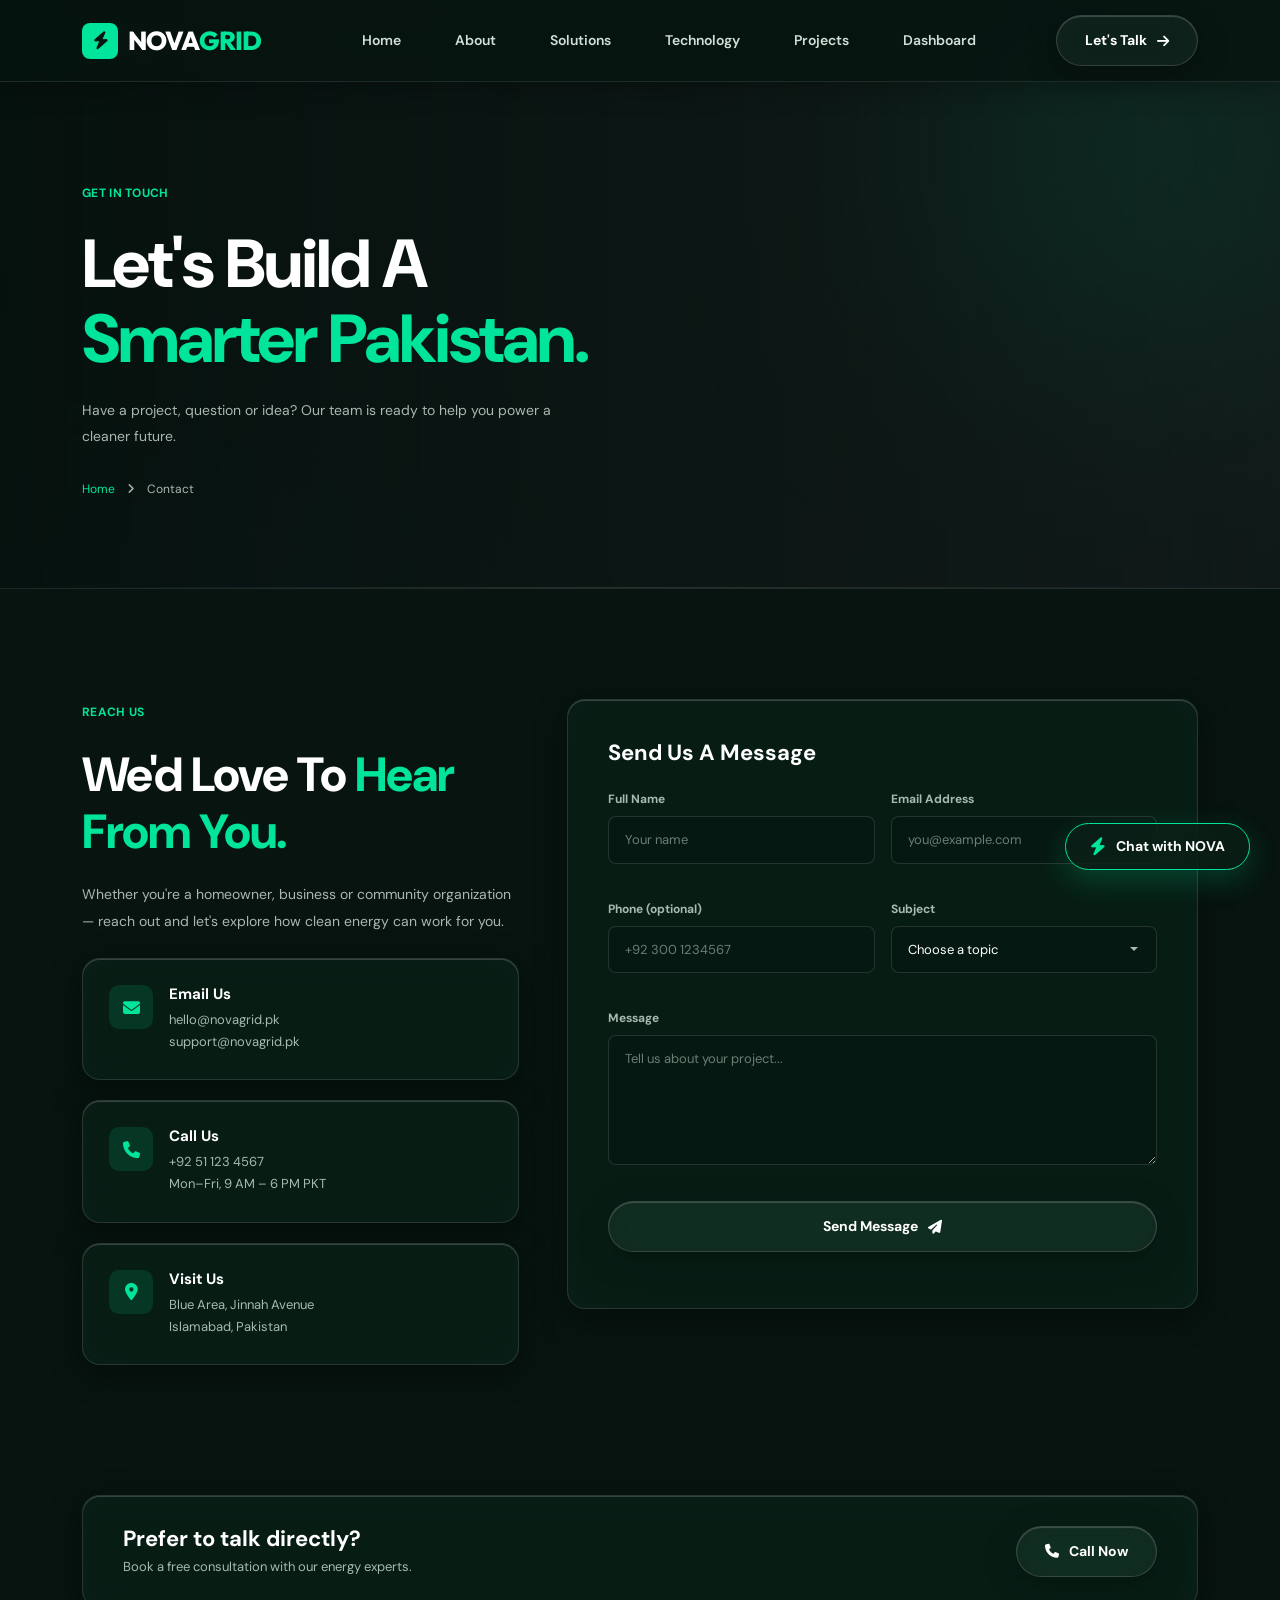
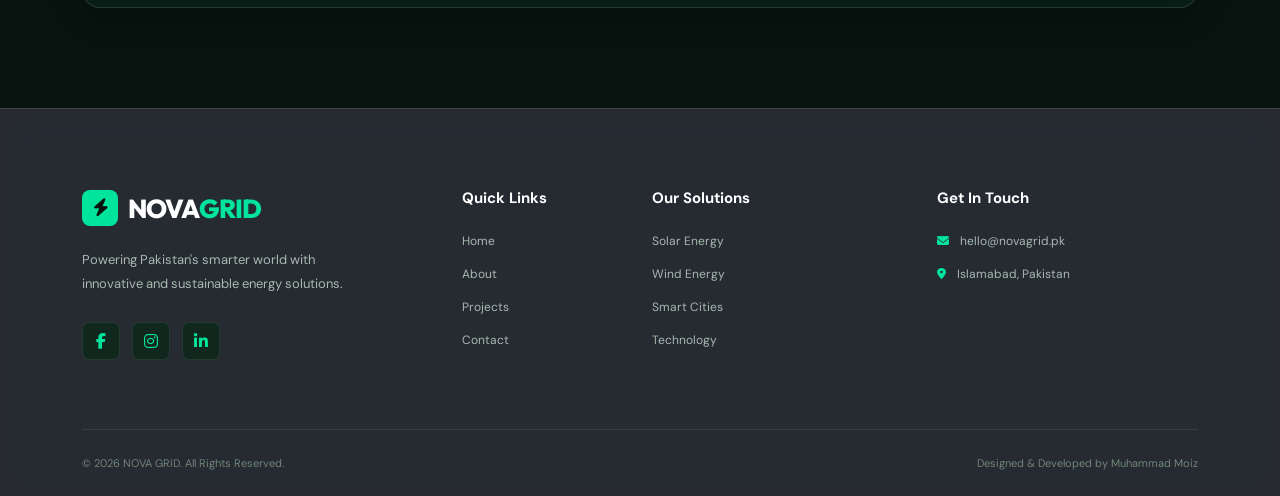
<file: contact.html>
<!DOCTYPE html>
<html lang="en">
<head>
    <meta charset="UTF-8">
    <meta name="viewport" content="width=device-width, initial-scale=1.0">
    <meta name="description" content="Contact NOVA GRID — let's build a smarter, cleaner Pakistan together.">
    <link rel="canonical" href="https://nova-grid-one.vercel.app/contact.html">
    <title>Contact NOVA GRID | Pakistan</title>

    <!-- Bootstrap 5 CSS -->
    <link href="https://cdn.jsdelivr.net/npm/bootstrap@5.3.3/dist/css/bootstrap.min.css" rel="stylesheet">

    <!-- Font Awesome -->
    <link rel="stylesheet" href="https://cdnjs.cloudflare.com/ajax/libs/font-awesome/6.5.2/css/all.min.css">

    <!-- Google Fonts -->
    <link href="https://fonts.googleapis.com/css2?family=DM+Sans:wght@400;500;600;700;800&family=Outfit:wght@400;500;600;700;800&display=swap" rel="stylesheet">

    <!-- Custom CSS -->
    <link rel="stylesheet" href="style.css">
</head>

<body class="font-dmsans bg-dark text-white overflow-x-hidden">

    <!-- Skip link -->
    <a href="#main" class="skip-link">Skip to content</a>

    <!-- Ambient blobs -->
    <div class="ambient-blob blob-a" aria-hidden="true"></div>
    <div class="ambient-blob blob-b" aria-hidden="true"></div>

    <!-- ================= NAVBAR ================= -->
    <nav class="navbar navbar-expand-lg fixed-top glass-nav">
        <div class="container">
            <!-- Logo -->
            <a class="navbar-brand" href="index.html">
                <span class="brand-icon"><i class="fa-solid fa-bolt"></i></span>
                NOVA<span class="brand-green">GRID</span>
            </a>

            <!-- Mobile Toggle Button -->
            <button class="navbar-toggler" type="button"
                data-bs-toggle="collapse" data-bs-target="#mainNavbar"
                aria-controls="mainNavbar" aria-expanded="false" aria-label="Toggle navigation">
                <span class="navbar-toggler-icon"></span>
            </button>

            <!-- Links -->
            <div class="collapse navbar-collapse" id="mainNavbar">
                <ul class="navbar-nav mx-auto mb-2 mb-lg-0">
                    <li class="nav-item"><a class="nav-link" href="index.html">Home</a></li>
                    <li class="nav-item"><a class="nav-link" href="about.html">About</a></li>
                    <li class="nav-item"><a class="nav-link" href="solutions.html">Solutions</a></li>
                    <li class="nav-item"><a class="nav-link" href="technology.html">Technology</a></li>
                    <li class="nav-item"><a class="nav-link" href="projects.html">Projects</a></li>
                    <li class="nav-item"><a class="nav-link" href="dashboard.html">Dashboard</a></li>
                </ul>
                
                <!-- Button -->
                <a href="contact.html" class="nav-btn active mt-3 mt-lg-0">
                    Let's Talk <i class="fa-solid fa-arrow-right"></i>
                </a>
            </div>
        </div>
    </nav>

    <main id="main">

        <!-- ================= INNER HERO ================= -->
        <section class="inner-hero contact-hero">
            <div class="container">
                <span class="section-tag">GET IN TOUCH</span>
                <h1 class="font-outfit">
                    Let's Build A<br>
                    <span>Smarter Pakistan.</span>
                </h1>
                <p>
                    Have a project, question or idea? Our team is ready
                    to help you power a cleaner future.
                </p>
                <div class="breadcrumb-area">
                    <a href="index.html">Home</a>
                    <i class="fa-solid fa-angle-right"></i>
                    <span>Contact</span>
                </div>
            </div>
        </section>

        <!-- ================= CONTACT SECTION ================= -->
        <section class="contact-section">
            <div class="container">
                <div class="row g-5">

                    <!-- Left: info cards -->
                    <div class="col-lg-5">
                        <span class="section-tag">REACH US</span>
                        <h2 class="section-title font-outfit">
                            We'd Love To <span>Hear From You.</span>
                        </h2>
                        <p class="section-description mb-4">
                            Whether you're a homeowner, business or community
                            organization — reach out and let's explore how
                            clean energy can work for you.
                        </p>

                        <div class="contact-info-card glass">
                            <i class="fa-solid fa-envelope"></i>
                            <div>
                                <h4 class="font-outfit">Email Us</h4>
                                <p>hello@novagrid.pk<br>support@novagrid.pk</p>
                            </div>
                        </div>

                        <div class="contact-info-card glass">
                            <i class="fa-solid fa-phone"></i>
                            <div>
                                <h4 class="font-outfit">Call Us</h4>
                                <p>+92 51 123 4567<br>Mon–Fri, 9 AM – 6 PM PKT</p>
                            </div>
                        </div>

                        <div class="contact-info-card glass">
                            <i class="fa-solid fa-location-dot"></i>
                            <div>
                                <h4 class="font-outfit">Visit Us</h4>
                                <p>Blue Area, Jinnah Avenue<br>Islamabad, Pakistan</p>
                            </div>
                        </div>

                    </div>

                    <!-- Right: form -->
                    <div class="col-lg-7">
                        <div class="contact-form glass">
                            <h3 class="font-outfit mb-4">Send Us A Message</h3>

                            <form id="contactForm" novalidate>
                                <div class="row g-3">

                                    <div class="col-md-6">
                                        <label for="name">Full Name</label>
                                        <input type="text" class="form-control" id="name" name="name"
                                            placeholder="Your name" required>
                                        <small class="error-msg" data-for="name"></small>
                                    </div>

                                    <div class="col-md-6">
                                        <label for="email">Email Address</label>
                                        <input type="email" class="form-control" id="email" name="email"
                                            placeholder="you@example.com" required>
                                        <small class="error-msg" data-for="email"></small>
                                    </div>

                                    <div class="col-md-6">
                                        <label for="phone">Phone (optional)</label>
                                        <input type="tel" class="form-control" id="phone" name="phone"
                                            placeholder="+92 300 1234567">
                                    </div>

                                    <div class="col-md-6">
                                        <label for="subject">Subject</label>
                                        <select class="form-control" id="subject" name="subject" required>
                                            <option value="">Choose a topic</option>
                                            <option value="solar">Solar Energy</option>
                                            <option value="wind">Wind Energy</option>
                                            <option value="smart">Smart Cities</option>
                                            <option value="storage">Energy Storage</option>
                                            <option value="other">Other</option>
                                        </select>
                                        <small class="error-msg" data-for="subject"></small>
                                    </div>

                                    <div class="col-12">
                                        <label for="message">Message</label>
                                        <textarea class="form-control" id="message" name="message"
                                            placeholder="Tell us about your project..." required></textarea>
                                        <small class="error-msg" data-for="message"></small>
                                    </div>

                                    <div class="col-12">
                                        <button type="submit" class="primary-btn w-100 justify-content-center">
                                            Send Message <i class="fa-solid fa-paper-plane"></i>
                                        </button>
                                    </div>

                                    <div class="col-12">
                                        <div id="formSuccess" class="form-success" style="display:none;">
                                            <i class="fa-solid fa-circle-check"></i>
                                            Form checked. This demo does not send or store your message.
                                        </div>
                                    </div>

                                </div>
                            </form>
                        </div>
                    </div>

                </div>
            </div>
        </section>

        <!-- ================= MAP / CTA STRIP ================= -->
        <section class="contact-cta-strip">
            <div class="container">
                <div class="contact-cta-box glass">
                    <div>
                        <h3 class="font-outfit">Prefer to talk directly?</h3>
                        <p>Book a free consultation with our energy experts.</p>
                    </div>
                    <a href="tel:+92511234567" class="primary-btn">
                        <i class="fa-solid fa-phone"></i> Call Now
                    </a>
                </div>
            </div>
        </section>

    </main>

    <!-- ================= FOOTER ================= -->
    <footer class="footer glass-footer">
        <div class="container">
            <div class="row g-4">
                <div class="col-lg-4">
                    <a class="navbar-brand" href="index.html">
                        <span class="brand-icon"><i class="fa-solid fa-bolt"></i></span>
                        NOVA<span class="brand-green">GRID</span>
                    </a>
                    <p class="footer-description">
                        Powering Pakistan's smarter world with innovative
                        and sustainable energy solutions.
                    </p>
                    <div class="social-links">
                        <a href="#" aria-label="Facebook"><i class="fa-brands fa-facebook-f"></i></a>
                        <a href="#" aria-label="Instagram"><i class="fa-brands fa-instagram"></i></a>
                        <a href="#" aria-label="LinkedIn"><i class="fa-brands fa-linkedin-in"></i></a>
                    </div>
                </div>

                <div class="col-6 col-lg-2">
                    <h5 class="font-outfit">Quick Links</h5>
                    <a href="index.html">Home</a>
                    <a href="about.html">About</a>
                    <a href="projects.html">Projects</a>
                    <a href="contact.html">Contact</a>
                </div>

                <div class="col-6 col-lg-3">
                    <h5 class="font-outfit">Our Solutions</h5>
                    <a href="solutions.html">Solar Energy</a>
                    <a href="solutions.html">Wind Energy</a>
                    <a href="solutions.html">Smart Cities</a>
                    <a href="technology.html">Technology</a>
                </div>

                <div class="col-lg-3">
                    <h5 class="font-outfit">Get In Touch</h5>
                    <p><i class="fa-solid fa-envelope"></i> hello@novagrid.pk</p>
                    <p><i class="fa-solid fa-location-dot"></i> Islamabad, Pakistan</p>
                </div>
            </div>

                      <!-- Footer Bottom -->
            <div class="footer-bottom">
                <p>© 2026 NOVA GRID. All Rights Reserved.</p>
                
                <!-- Yahan aapka naam hai -->
                <p class="developer-credit">
                    Designed & Developed by <span class="moiz-signature">Muhammad Moiz</span>
                </p>
            </div>        </div>
    </footer>

    <!-- ================= NOVA GRID AI CHATBOT ================= -->
    <!-- Floating Chat Button -->
    <div class="chat-toggle-btn" id="chatToggle">
        <i class="fa-solid fa-bolt"></i> Chat with NOVA
    </div>

    <!-- Chat Window -->
    <div class="chat-window glass" id="chatWindow">
        <div class="chat-header">
            <div class="chat-header-info">
                <div class="chat-avatar"><i class="fa-solid fa-robot"></i></div>
                <div>
                    <h5>NOVA Assistant</h5>
                    <small>Instant answers • Smart energy guide</small>
                </div>
            </div>
            <div class="chat-close" id="chatClose"><i class="fa-solid fa-xmark"></i></div>
        </div>

        <div class="chat-body" id="chatBody">
            <div class="chat-message bot-message">
                Welcome to NOVA GRID! ⚡ I'm your automated energy assistant. Ask me about our solutions, projects in Pakistan, or how to get started.
            </div>
        </div>
        <!-- Quick Replies -->
        <div class="chat-quick-replies" id="quickReplies">
            <button class="quick-btn" onclick="sendQuickReply('Services')">Services</button>
            <button class="quick-btn" onclick="sendQuickReply('Pricing')">Pricing</button>
            <button class="quick-btn" onclick="sendQuickReply('Timeline')">Timeline</button>
            <button class="quick-btn" onclick="sendQuickReply('Projects')">Projects</button>
            <button class="quick-btn" onclick="sendQuickReply('Contact')">Contact</button>
        </div>

        <div class="chat-footer">
            <input type="text" id="chatInput" placeholder="Ask about solar, wind, pricing..." autocomplete="off">
            <button id="chatSend"><i class="fa-solid fa-paper-plane"></i></button>
        </div>
        <div class="chat-note">Automated assistant • For custom quotes, visit Contact page.</div>
    </div>


    <!-- Bootstrap JS -->
    <script src="https://cdn.jsdelivr.net/npm/bootstrap@5.3.3/dist/js/bootstrap.bundle.min.js"></script>

    <!-- jQuery -->
    <script src="https://code.jquery.com/jquery-3.7.1.min.js"></script>

    <!-- Custom JS -->
    <script src="script.js"></script>

</body>
</html>
</file>
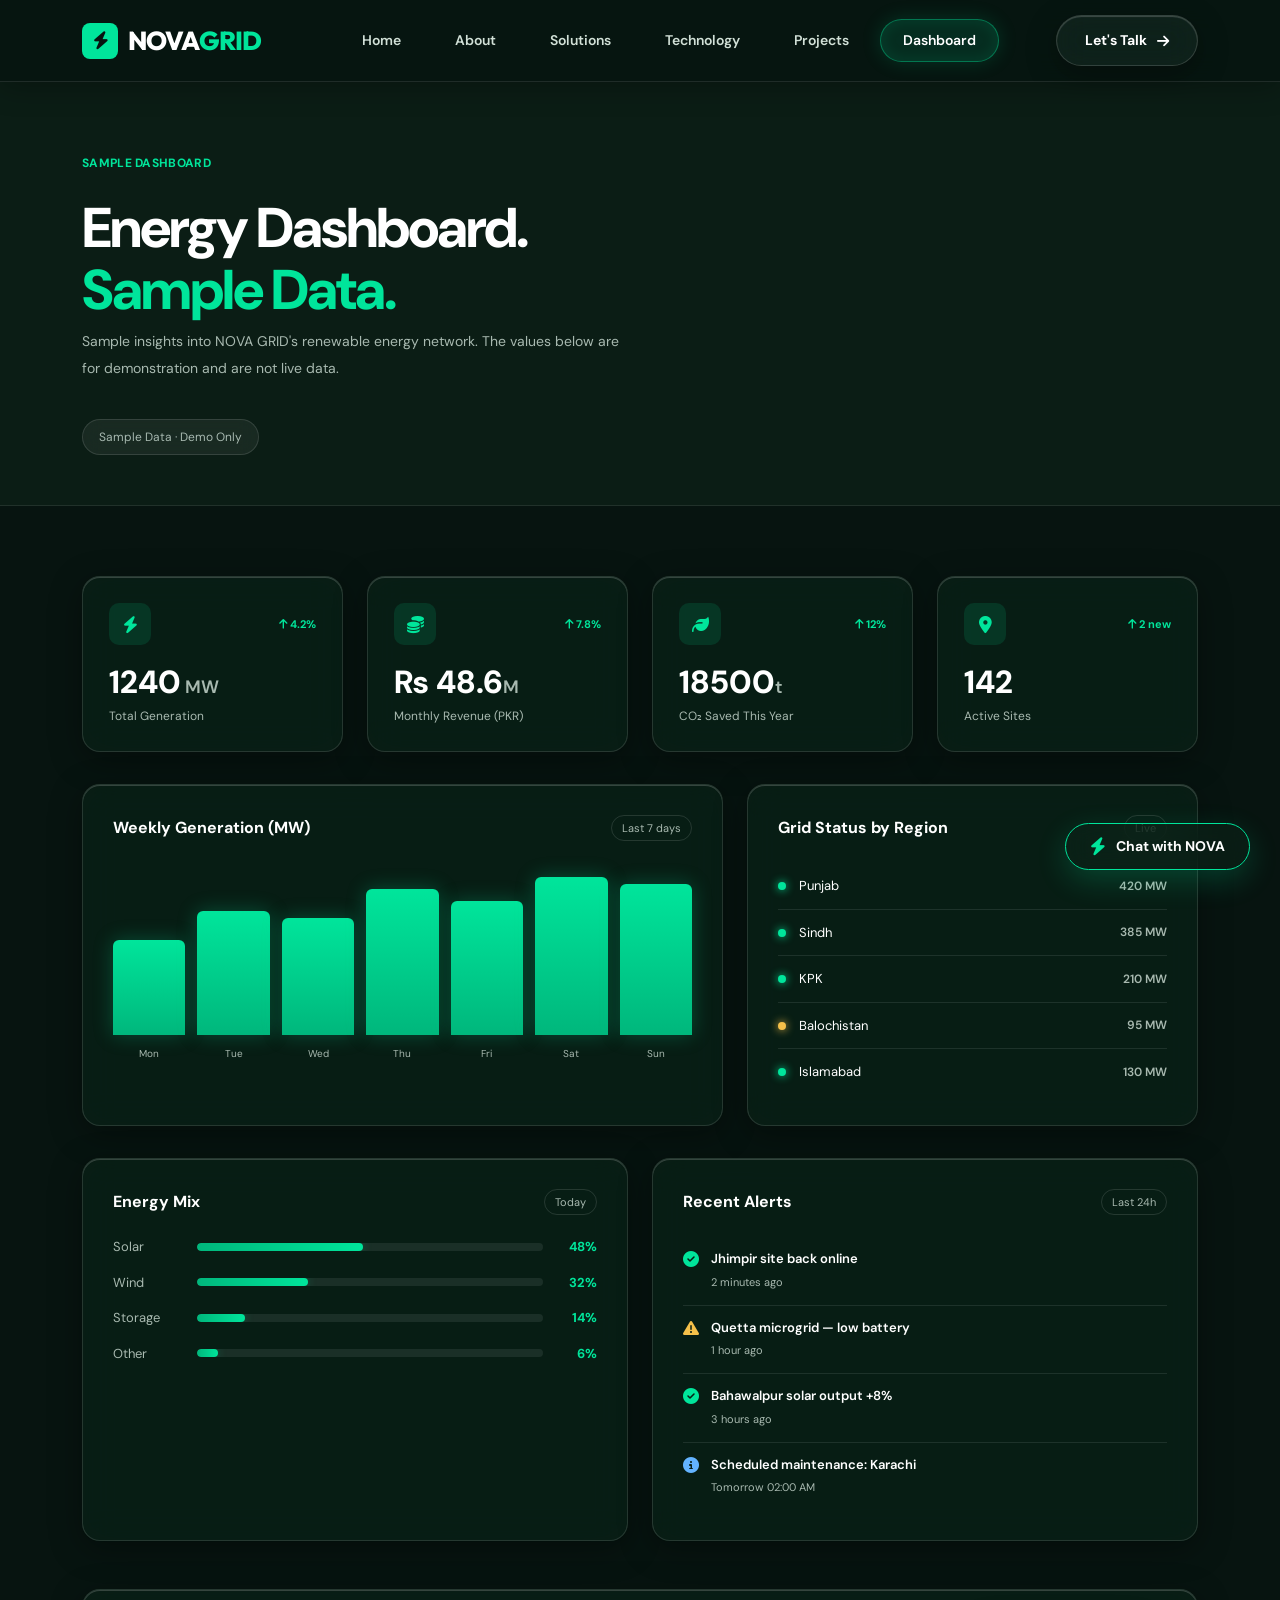
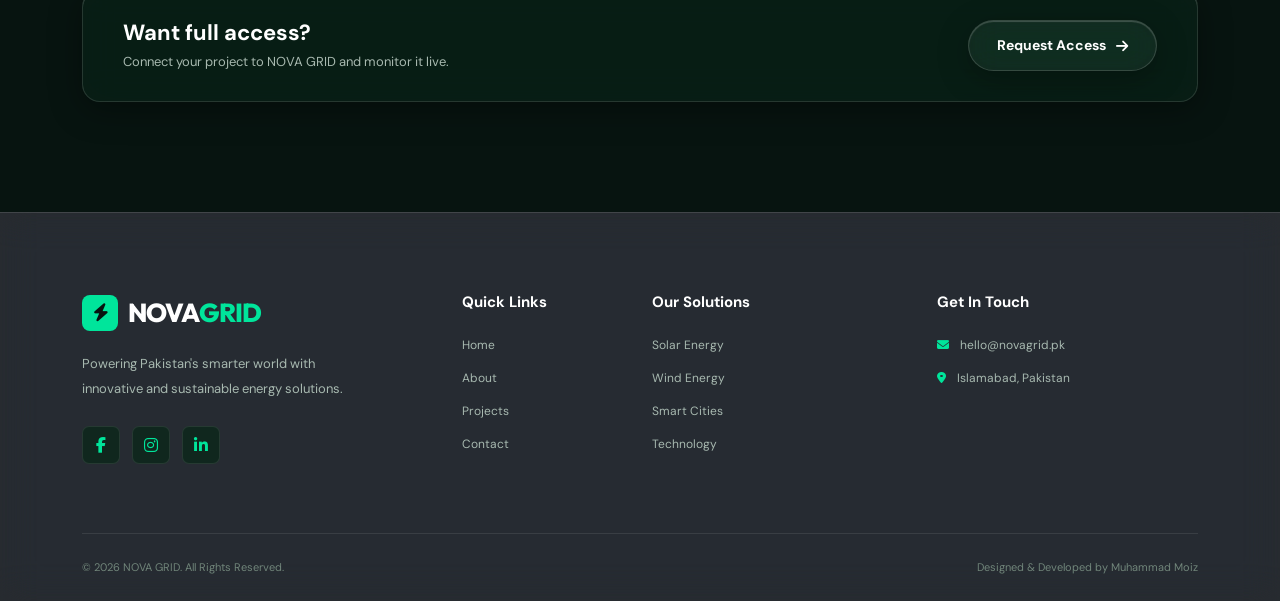
<file: dashboard.html>
<!DOCTYPE html>
<html lang="en">
<head>
    <meta charset="UTF-8">
    <meta name="viewport" content="width=device-width, initial-scale=1.0">
    <meta name="description" content="NOVA GRID Dashboard — sample renewable energy metrics for demonstration.">
    <link rel="canonical" href="https://nova-grid-one.vercel.app/dashboard.html">
    <title>Energy Dashboard Demo | NOVA GRID</title>

    <!-- Bootstrap 5 CSS -->
    <link href="https://cdn.jsdelivr.net/npm/bootstrap@5.3.3/dist/css/bootstrap.min.css" rel="stylesheet">

    <!-- Font Awesome -->
    <link rel="stylesheet" href="https://cdnjs.cloudflare.com/ajax/libs/font-awesome/6.5.2/css/all.min.css">

    <!-- Google Fonts -->
    <link href="https://fonts.googleapis.com/css2?family=DM+Sans:wght@400;500;600;700;800&family=Outfit:wght@400;500;600;700;800&display=swap" rel="stylesheet">

    <!-- Custom CSS -->
    <link rel="stylesheet" href="style.css">
</head>

<body class="font-dmsans bg-dark text-white overflow-x-hidden">

    <!-- Skip link -->
    <a href="#main" class="skip-link">Skip to content</a>

    <!-- Ambient blobs -->
    <div class="ambient-blob blob-a" aria-hidden="true"></div>
    <div class="ambient-blob blob-b" aria-hidden="true"></div>

    <!-- ================= NAVBAR ================= -->
    <nav class="navbar navbar-expand-lg fixed-top glass-nav">
        <div class="container">
            <!-- Logo -->
            <a class="navbar-brand" href="index.html">
                <span class="brand-icon"><i class="fa-solid fa-bolt"></i></span>
                NOVA<span class="brand-green">GRID</span>
            </a>

            <!-- Mobile Toggle Button -->
            <button class="navbar-toggler" type="button"
                data-bs-toggle="collapse" data-bs-target="#mainNavbar"
                aria-controls="mainNavbar" aria-expanded="false" aria-label="Toggle navigation">
                <span class="navbar-toggler-icon"></span>
            </button>

            <!-- Links -->
            <div class="collapse navbar-collapse" id="mainNavbar">
                <ul class="navbar-nav mx-auto mb-2 mb-lg-0">
                    <li class="nav-item"><a class="nav-link" href="index.html">Home</a></li>
                    <li class="nav-item"><a class="nav-link" href="about.html">About</a></li>
                    <li class="nav-item"><a class="nav-link" href="solutions.html">Solutions</a></li>
                    <li class="nav-item"><a class="nav-link" href="technology.html">Technology</a></li>
                    <li class="nav-item"><a class="nav-link" href="projects.html">Projects</a></li>
                    <li class="nav-item"><a class="nav-link active" href="dashboard.html">Dashboard</a></li>
                </ul>
                
                <!-- Button -->
                <a href="contact.html" class="nav-btn mt-3 mt-lg-0">
                    Let's Talk <i class="fa-solid fa-arrow-right"></i>
                </a>
            </div>
        </div>
    </nav>

    <main id="main">

        <!-- ================= DASHBOARD HEADER ================= -->
        <section class="dashboard-intro">
            <div class="container">
                <span class="section-tag">SAMPLE DASHBOARD</span>
                <h1 class="font-outfit">
                    Energy Dashboard.<br>
                    <span>Sample Data.</span>
                </h1>
                <p class="section-description">
                    Sample insights into NOVA GRID's renewable energy network.
                    The values below are for demonstration and are not live data.
                </p>
                <div class="dashboard-live">
                    Sample Data &middot; Demo Only
                </div>
            </div>
        </section>

        <!-- ================= METRICS ================= -->
        <section class="dashboard-section">
            <div class="container">

                <div class="row g-4">

                    <!-- Total Generation -->
                    <div class="col-sm-6 col-lg-3">
                        <div class="metric-card glass">
                            <div class="metric-top">
                                <div class="metric-icon"><i class="fa-solid fa-bolt"></i></div>
                                <span class="metric-trend up"><i class="fa-solid fa-arrow-up"></i> 4.2%</span>
                            </div>
                            <div class="metric-value font-outfit" data-target="1240">0<span class="unit"> MW</span></div>
                            <div class="metric-label">Total Generation</div>
                        </div>
                    </div>

                    <!-- Revenue -->
                    <div class="col-sm-6 col-lg-3">
                        <div class="metric-card glass">
                            <div class="metric-top">
                                <div class="metric-icon"><i class="fa-solid fa-coins"></i></div>
                                <span class="metric-trend up"><i class="fa-solid fa-arrow-up"></i> 7.8%</span>
                            </div>
                            <div class="metric-value font-outfit" data-target="48.6" data-prefix="₨ " data-suffix="M">₨ 0<span class="unit">M</span></div>
                            <div class="metric-label">Monthly Revenue (PKR)</div>
                        </div>
                    </div>

                    <!-- CO2 Saved -->
                    <div class="col-sm-6 col-lg-3">
                        <div class="metric-card glass">
                            <div class="metric-top">
                                <div class="metric-icon"><i class="fa-solid fa-leaf"></i></div>
                                <span class="metric-trend up"><i class="fa-solid fa-arrow-up"></i> 12%</span>
                            </div>
                            <div class="metric-value font-outfit" data-target="18500" data-suffix="t">0<span class="unit">t</span></div>
                            <div class="metric-label">CO₂ Saved This Year</div>
                        </div>
                    </div>

                    <!-- Active Sites -->
                    <div class="col-sm-6 col-lg-3">
                        <div class="metric-card glass">
                            <div class="metric-top">
                                <div class="metric-icon"><i class="fa-solid fa-location-dot"></i></div>
                                <span class="metric-trend up"><i class="fa-solid fa-arrow-up"></i> 2 new</span>
                            </div>
                            <div class="metric-value font-outfit" data-target="142">0</div>
                            <div class="metric-label">Active Sites</div>
                        </div>
                    </div>

                </div>

                <!-- ================= CHARTS + STATUS ================= -->
                <div class="row g-4 mt-2">

                    <!-- Weekly generation chart -->
                    <div class="col-lg-7">
                        <div class="panel glass">
                            <div class="panel-head">
                                <h4 class="font-outfit">Weekly Generation (MW)</h4>
                                <span class="panel-tag">Last 7 days</span>
                            </div>
                            <div class="chart-bars" id="weeklyChart">
                                <div class="bar" style="height: 55%"><span>Mon</span></div>
                                <div class="bar" style="height: 72%"><span>Tue</span></div>
                                <div class="bar" style="height: 68%"><span>Wed</span></div>
                                <div class="bar" style="height: 85%"><span>Thu</span></div>
                                <div class="bar" style="height: 78%"><span>Fri</span></div>
                                <div class="bar" style="height: 92%"><span>Sat</span></div>
                                <div class="bar" style="height: 88%"><span>Sun</span></div>
                            </div>
                        </div>
                    </div>

                    <!-- Region status -->
                    <div class="col-lg-5">
                        <div class="panel glass">
                            <div class="panel-head">
                                <h4 class="font-outfit">Grid Status by Region</h4>
                                <span class="panel-tag">Live</span>
                            </div>

                            <div class="status-row">
                                <div><span class="status-dot online"></span> Punjab</div>
                                <span class="status-value">420 MW</span>
                            </div>
                            <div class="status-row">
                                <div><span class="status-dot online"></span> Sindh</div>
                                <span class="status-value">385 MW</span>
                            </div>
                            <div class="status-row">
                                <div><span class="status-dot online"></span> KPK</div>
                                <span class="status-value">210 MW</span>
                            </div>
                            <div class="status-row">
                                <div><span class="status-dot warning"></span> Balochistan</div>
                                <span class="status-value">95 MW</span>
                            </div>
                            <div class="status-row">
                                <div><span class="status-dot online"></span> Islamabad</div>
                                <span class="status-value">130 MW</span>
                            </div>
                        </div>
                    </div>

                </div>

                <!-- ================= ENERGY MIX + ALERTS ================= -->
                <div class="row g-4 mt-2">

                    <!-- Energy mix -->
                    <div class="col-lg-6">
                        <div class="panel glass">
                            <div class="panel-head">
                                <h4 class="font-outfit">Energy Mix</h4>
                                <span class="panel-tag">Today</span>
                            </div>

                            <div class="mix-row">
                                <span>Solar</span>
                                <div class="mix-bar"><div class="mix-fill" style="width: 48%"></div></div>
                                <span class="mix-value">48%</span>
                            </div>
                            <div class="mix-row">
                                <span>Wind</span>
                                <div class="mix-bar"><div class="mix-fill" style="width: 32%"></div></div>
                                <span class="mix-value">32%</span>
                            </div>
                            <div class="mix-row">
                                <span>Storage</span>
                                <div class="mix-bar"><div class="mix-fill" style="width: 14%"></div></div>
                                <span class="mix-value">14%</span>
                            </div>
                            <div class="mix-row">
                                <span>Other</span>
                                <div class="mix-bar"><div class="mix-fill" style="width: 6%"></div></div>
                                <span class="mix-value">6%</span>
                            </div>
                        </div>
                    </div>

                    <!-- Recent alerts -->
                    <div class="col-lg-6">
                        <div class="panel glass">
                            <div class="panel-head">
                                <h4 class="font-outfit">Recent Alerts</h4>
                                <span class="panel-tag">Last 24h</span>
                            </div>

                            <div class="alert-row">
                                <i class="fa-solid fa-circle-check alert-icon ok"></i>
                                <div>
                                    <strong>Jhimpir site back online</strong>
                                    <small>2 minutes ago</small>
                                </div>
                            </div>

                            <div class="alert-row">
                                <i class="fa-solid fa-triangle-exclamation alert-icon warn"></i>
                                <div>
                                    <strong>Quetta microgrid — low battery</strong>
                                    <small>1 hour ago</small>
                                </div>
                            </div>

                            <div class="alert-row">
                                <i class="fa-solid fa-circle-check alert-icon ok"></i>
                                <div>
                                    <strong>Bahawalpur solar output +8%</strong>
                                    <small>3 hours ago</small>
                                </div>
                            </div>

                            <div class="alert-row">
                                <i class="fa-solid fa-circle-info alert-icon info"></i>
                                <div>
                                    <strong>Scheduled maintenance: Karachi</strong>
                                    <small>Tomorrow 02:00 AM</small>
                                </div>
                            </div>
                        </div>
                    </div>

                </div>

                <!-- ================= DASHBOARD CTA ================= -->
                <div class="dashboard-cta glass mt-5">
                    <div>
                        <h3 class="font-outfit">Want full access?</h3>
                        <p>Connect your project to NOVA GRID and monitor it live.</p>
                    </div>
                    <a href="contact.html" class="primary-btn">
                        Request Access <i class="fa-solid fa-arrow-right"></i>
                    </a>
                </div>

            </div>
        </section>

    </main>

    <!-- ================= FOOTER ================= -->
    <footer class="footer glass-footer">
        <div class="container">
            <div class="row g-4">
                <div class="col-lg-4">
                    <a class="navbar-brand" href="index.html">
                        <span class="brand-icon"><i class="fa-solid fa-bolt"></i></span>
                        NOVA<span class="brand-green">GRID</span>
                    </a>
                    <p class="footer-description">
                        Powering Pakistan's smarter world with innovative
                        and sustainable energy solutions.
                    </p>
                    <div class="social-links">
                        <a href="#" aria-label="Facebook"><i class="fa-brands fa-facebook-f"></i></a>
                        <a href="#" aria-label="Instagram"><i class="fa-brands fa-instagram"></i></a>
                        <a href="#" aria-label="LinkedIn"><i class="fa-brands fa-linkedin-in"></i></a>
                    </div>
                </div>

                <div class="col-6 col-lg-2">
                    <h5 class="font-outfit">Quick Links</h5>
                    <a href="index.html">Home</a>
                    <a href="about.html">About</a>
                    <a href="projects.html">Projects</a>
                    <a href="contact.html">Contact</a>
                </div>

                <div class="col-6 col-lg-3">
                    <h5 class="font-outfit">Our Solutions</h5>
                    <a href="solutions.html">Solar Energy</a>
                    <a href="solutions.html">Wind Energy</a>
                    <a href="solutions.html">Smart Cities</a>
                    <a href="technology.html">Technology</a>
                </div>

                <div class="col-lg-3">
                    <h5 class="font-outfit">Get In Touch</h5>
                    <p><i class="fa-solid fa-envelope"></i> hello@novagrid.pk</p>
                    <p><i class="fa-solid fa-location-dot"></i> Islamabad, Pakistan</p>
                </div>
            </div>

                      <!-- Footer Bottom -->
            <div class="footer-bottom">
                <p>© 2026 NOVA GRID. All Rights Reserved.</p>
                
                <!-- Yahan aapka naam hai -->
                <p class="developer-credit">
                    Designed & Developed by <span class="moiz-signature">Muhammad Moiz</span>
                </p>
            </div>        </div>
    </footer>
    <!-- ================= NOVA GRID AI CHATBOT ================= -->
    <!-- Floating Chat Button -->
    <div class="chat-toggle-btn" id="chatToggle">
        <i class="fa-solid fa-bolt"></i> Chat with NOVA
    </div>

    <!-- Chat Window -->
    <div class="chat-window glass" id="chatWindow">
        <div class="chat-header">
            <div class="chat-header-info">
                <div class="chat-avatar"><i class="fa-solid fa-robot"></i></div>
                <div>
                    <h5>NOVA Assistant</h5>
                    <small>Instant answers • Smart energy guide</small>
                </div>
            </div>
            <div class="chat-close" id="chatClose"><i class="fa-solid fa-xmark"></i></div>
        </div>

        <div class="chat-body" id="chatBody">
            <div class="chat-message bot-message">
                Welcome to NOVA GRID! ⚡ I'm your automated energy assistant. Ask me about our solutions, projects in Pakistan, or how to get started.
            </div>
        </div>
        <!-- Quick Replies -->
        <div class="chat-quick-replies" id="quickReplies">
            <button class="quick-btn" onclick="sendQuickReply('Services')">Services</button>
            <button class="quick-btn" onclick="sendQuickReply('Pricing')">Pricing</button>
            <button class="quick-btn" onclick="sendQuickReply('Timeline')">Timeline</button>
            <button class="quick-btn" onclick="sendQuickReply('Projects')">Projects</button>
            <button class="quick-btn" onclick="sendQuickReply('Contact')">Contact</button>
        </div>

        <div class="chat-footer">
            <input type="text" id="chatInput" placeholder="Ask about solar, wind, pricing..." autocomplete="off">
            <button id="chatSend"><i class="fa-solid fa-paper-plane"></i></button>
        </div>
        <div class="chat-note">Automated assistant • For custom quotes, visit Contact page.</div>
    </div>


    <!-- Bootstrap JS -->
    <script src="https://cdn.jsdelivr.net/npm/bootstrap@5.3.3/dist/js/bootstrap.bundle.min.js"></script>

    <!-- jQuery -->
    <script src="https://code.jquery.com/jquery-3.7.1.min.js"></script>

    <!-- Custom JS -->
    <script src="script.js"></script>

</body>
</html>
</file>
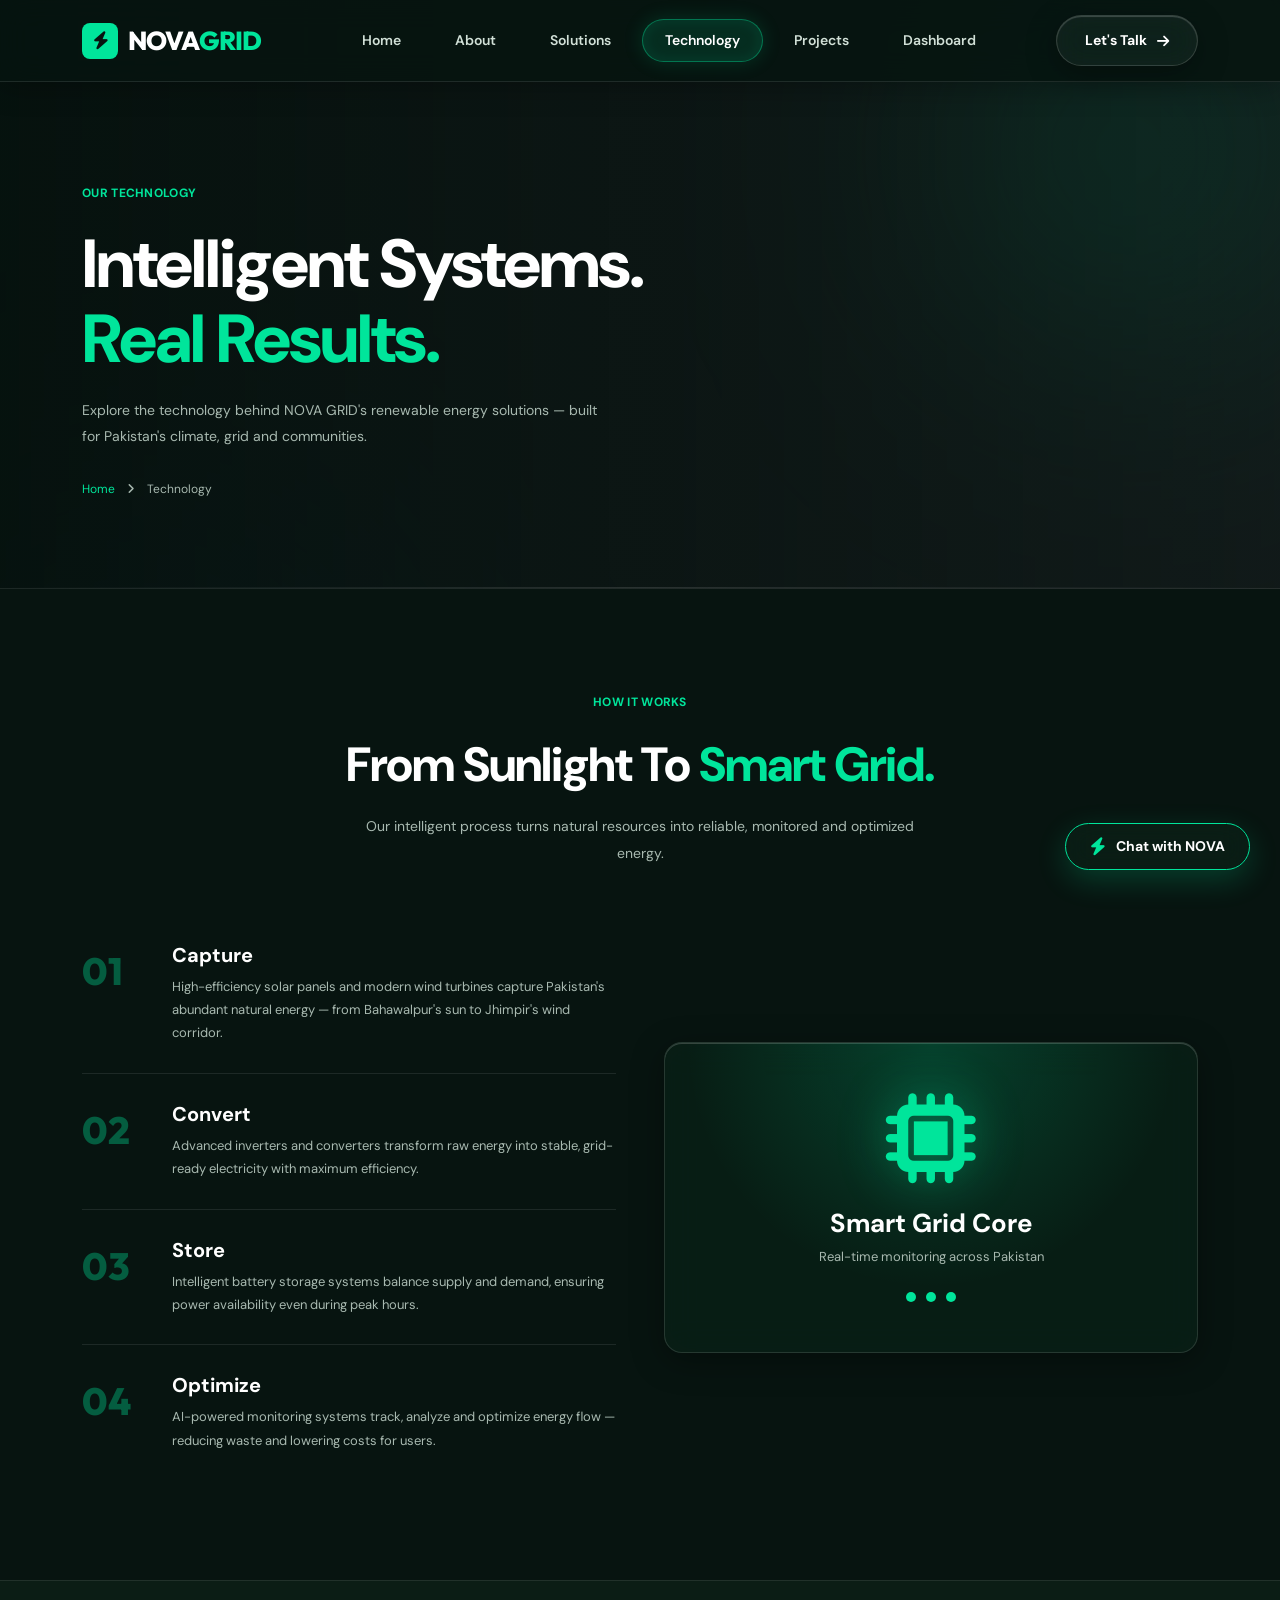
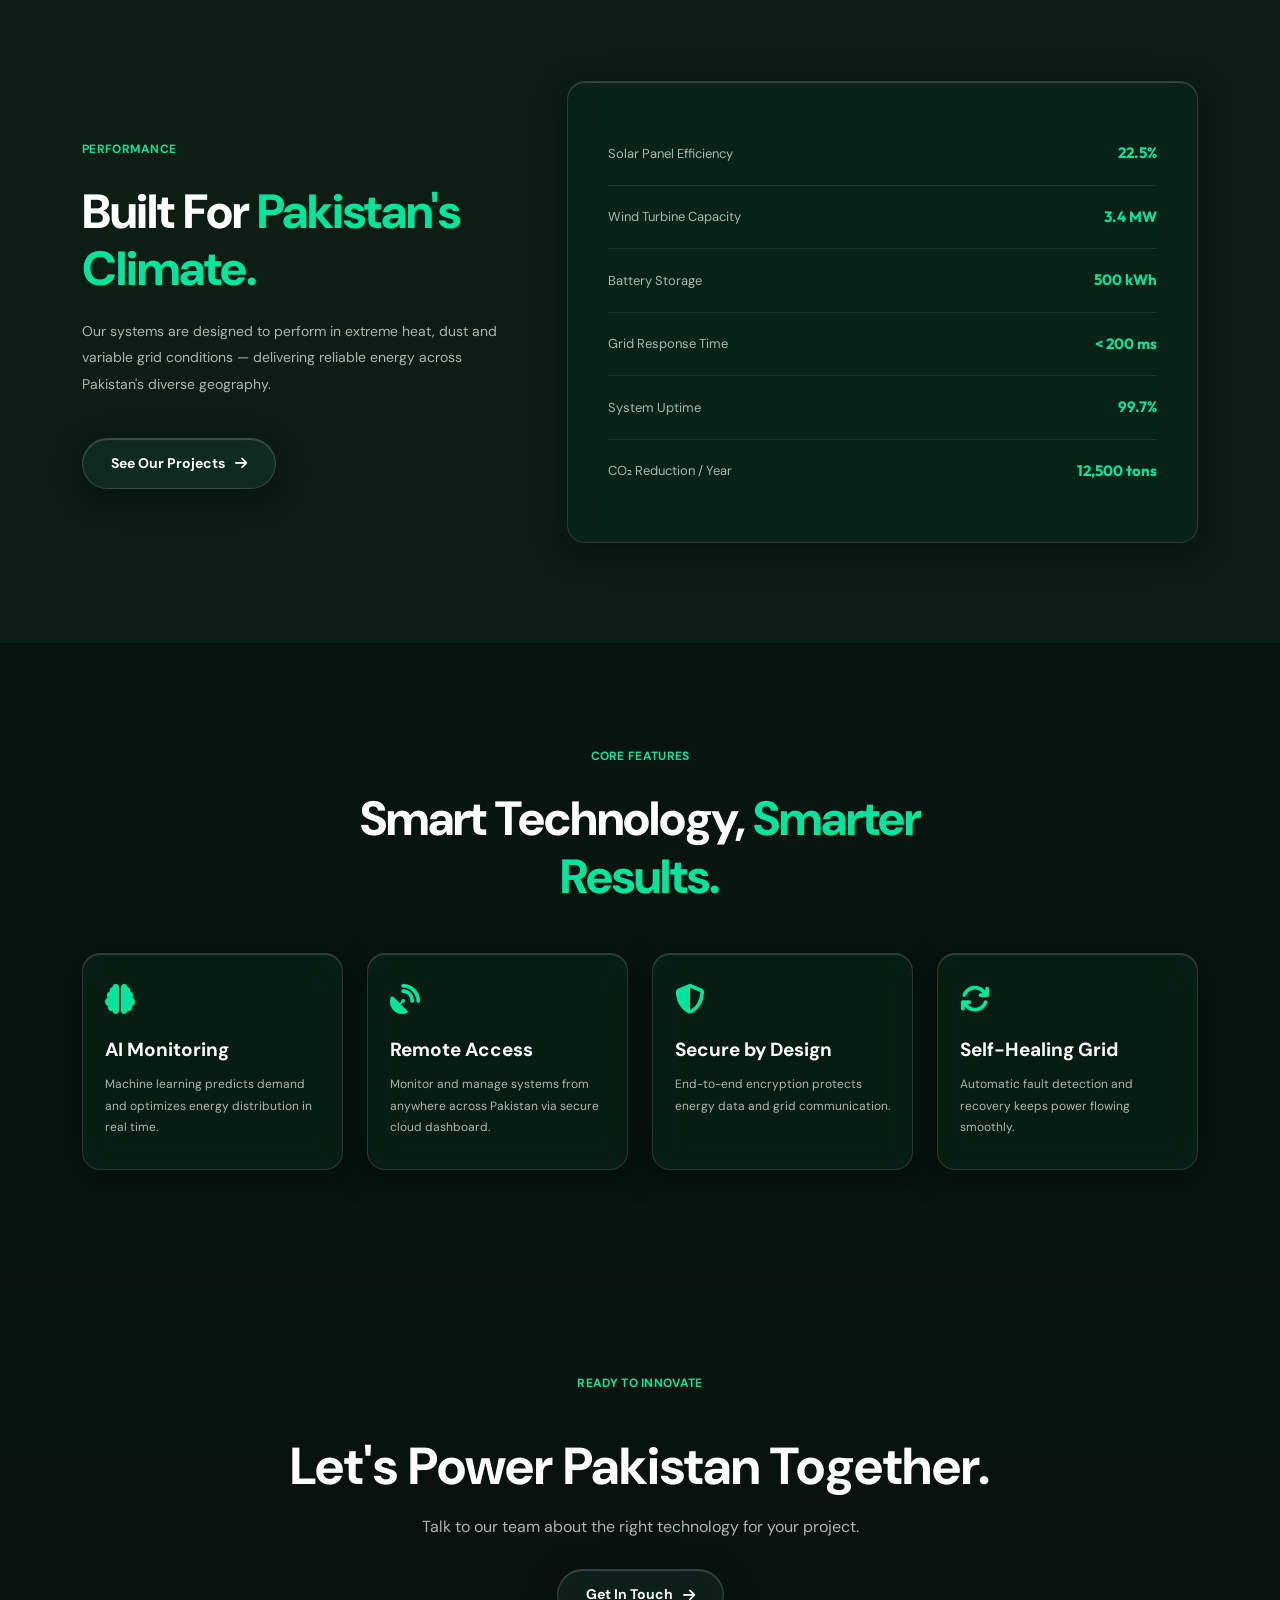
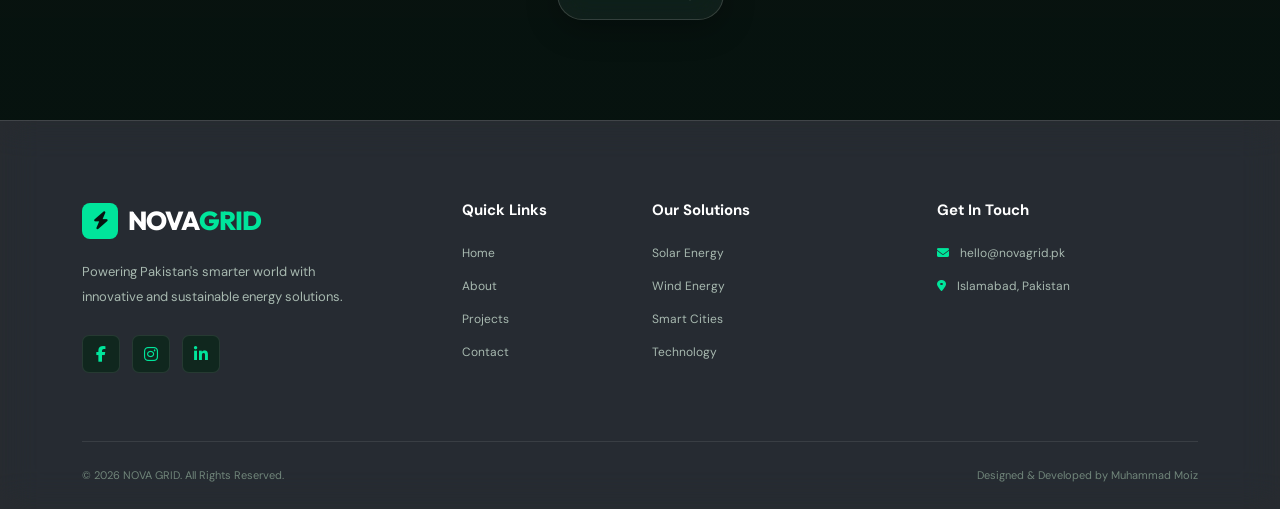
<file: technology.html>
<!DOCTYPE html>
<html lang="en">
<head>
    <meta charset="UTF-8">
    <meta name="viewport" content="width=device-width, initial-scale=1.0">
    <meta name="description" content="NOVA GRID Technology — intelligent renewable energy systems powering Pakistan's smarter future.">
    <link rel="canonical" href="https://nova-grid-one.vercel.app/technology.html">
    <title>Renewable Energy Technology | NOVA GRID</title>

    <!-- Bootstrap 5 CSS -->
    <link href="https://cdn.jsdelivr.net/npm/bootstrap@5.3.3/dist/css/bootstrap.min.css" rel="stylesheet">

    <!-- Font Awesome -->
    <link rel="stylesheet" href="https://cdnjs.cloudflare.com/ajax/libs/font-awesome/6.5.2/css/all.min.css">

    <!-- Google Fonts -->
    <link href="https://fonts.googleapis.com/css2?family=DM+Sans:wght@400;500;600;700;800&family=Outfit:wght@400;500;600;700;800&display=swap" rel="stylesheet">

    <!-- Custom CSS -->
    <link rel="stylesheet" href="style.css">
</head>

<body class="font-dmsans bg-dark text-white overflow-x-hidden">

    <!-- Skip link -->
    <a href="#main" class="skip-link">Skip to content</a>

    <!-- Ambient blobs -->
    <div class="ambient-blob blob-a" aria-hidden="true"></div>
    <div class="ambient-blob blob-b" aria-hidden="true"></div>

    <!-- ================= NAVBAR ================= -->
    <nav class="navbar navbar-expand-lg fixed-top glass-nav">
        <div class="container">
            <!-- Logo -->
            <a class="navbar-brand" href="index.html">
                <span class="brand-icon"><i class="fa-solid fa-bolt"></i></span>
                NOVA<span class="brand-green">GRID</span>
            </a>

            <!-- Mobile Toggle Button -->
            <button class="navbar-toggler" type="button"
                data-bs-toggle="collapse" data-bs-target="#mainNavbar"
                aria-controls="mainNavbar" aria-expanded="false" aria-label="Toggle navigation">
                <span class="navbar-toggler-icon"></span>
            </button>

            <!-- Links -->
            <div class="collapse navbar-collapse" id="mainNavbar">
                <ul class="navbar-nav mx-auto mb-2 mb-lg-0">
                    <li class="nav-item"><a class="nav-link" href="index.html">Home</a></li>
                    <li class="nav-item"><a class="nav-link" href="about.html">About</a></li>
                    <li class="nav-item"><a class="nav-link" href="solutions.html">Solutions</a></li>
                    <li class="nav-item"><a class="nav-link active" href="technology.html">Technology</a></li>
                    <li class="nav-item"><a class="nav-link" href="projects.html">Projects</a></li>
                    <li class="nav-item"><a class="nav-link" href="dashboard.html">Dashboard</a></li>
                </ul>
                
                <!-- Button -->
                <a href="contact.html" class="nav-btn mt-3 mt-lg-0">
                    Let's Talk <i class="fa-solid fa-arrow-right"></i>
                </a>
            </div>
        </div>
    </nav>

    <main id="main">

        <!-- ================= INNER HERO ================= -->
        <section class="inner-hero technology-hero">
            <div class="container">
                <span class="section-tag">OUR TECHNOLOGY</span>
                <h1 class="font-outfit">
                    Intelligent Systems.<br>
                    <span>Real Results.</span>
                </h1>
                <p>
                    Explore the technology behind NOVA GRID's renewable
                    energy solutions — built for Pakistan's climate,
                    grid and communities.
                </p>
                <div class="breadcrumb-area">
                    <a href="index.html">Home</a>
                    <i class="fa-solid fa-angle-right"></i>
                    <span>Technology</span>
                </div>
            </div>
        </section>

        <!-- ================= PROCESS ================= -->
        <section class="process-section">
            <div class="container">
                <div class="section-heading text-center mb-5">
                    <span class="section-tag">HOW IT WORKS</span>
                    <h2 class="section-title font-outfit">
                        From Sunlight To <span>Smart Grid.</span>
                    </h2>
                    <p class="section-description mx-auto">
                        Our intelligent process turns natural resources
                        into reliable, monitored and optimized energy.
                    </p>
                </div>

                <div class="row g-5 align-items-center">
                    <div class="col-lg-6">
                        <div class="process-step">
                            <div class="process-number">01</div>
                            <div>
                                <h3 class="font-outfit">Capture</h3>
                                <p>High-efficiency solar panels and modern wind turbines capture Pakistan's abundant natural energy — from Bahawalpur's sun to Jhimpir's wind corridor.</p>
                            </div>
                        </div>

                        <div class="process-step">
                            <div class="process-number">02</div>
                            <div>
                                <h3 class="font-outfit">Convert</h3>
                                <p>Advanced inverters and converters transform raw energy into stable, grid-ready electricity with maximum efficiency.</p>
                            </div>
                        </div>

                        <div class="process-step">
                            <div class="process-number">03</div>
                            <div>
                                <h3 class="font-outfit">Store</h3>
                                <p>Intelligent battery storage systems balance supply and demand, ensuring power availability even during peak hours.</p>
                            </div>
                        </div>

                        <div class="process-step">
                            <div class="process-number">04</div>
                            <div>
                                <h3 class="font-outfit">Optimize</h3>
                                <p>AI-powered monitoring systems track, analyze and optimize energy flow — reducing waste and lowering costs for users.</p>
                            </div>
                        </div>
                    </div>

                    <div class="col-lg-6">
                        <div class="tech-visual glass">
                            <div class="tech-visual-inner">
                                <i class="fa-solid fa-microchip"></i>
                                <h3 class="font-outfit">Smart Grid Core</h3>
                                <p>Real-time monitoring across Pakistan</p>
                                <div class="tech-pulse">
                                    <span></span><span></span><span></span>
                                </div>
                            </div>
                        </div>
                    </div>
                </div>
            </div>
        </section>

        <!-- ================= TECH SPECS ================= -->
        <section class="tech-specs-section">
            <div class="container">
                <div class="row g-5 align-items-center">

                    <div class="col-lg-5">
                        <span class="section-tag">PERFORMANCE</span>
                        <h2 class="section-title font-outfit">
                            Built For <span>Pakistan's Climate.</span>
                        </h2>
                        <p class="section-description">
                            Our systems are designed to perform in extreme heat,
                            dust and variable grid conditions — delivering
                            reliable energy across Pakistan's diverse geography.
                        </p>
                        <a href="projects.html" class="primary-btn mt-4">
                            See Our Projects
                            <i class="fa-solid fa-arrow-right"></i>
                        </a>
                    </div>

                    <div class="col-lg-7">
                        <div class="specs-card glass">
                            <div class="spec-row">
                                <span>Solar Panel Efficiency</span>
                                <span>22.5%</span>
                            </div>
                            <div class="spec-row">
                                <span>Wind Turbine Capacity</span>
                                <span>3.4 MW</span>
                            </div>
                            <div class="spec-row">
                                <span>Battery Storage</span>
                                <span>500 kWh</span>
                            </div>
                            <div class="spec-row">
                                <span>Grid Response Time</span>
                                <span>&lt; 200 ms</span>
                            </div>
                            <div class="spec-row">
                                <span>System Uptime</span>
                                <span>99.7%</span>
                            </div>
                            <div class="spec-row">
                                <span>CO₂ Reduction / Year</span>
                                <span>12,500 tons</span>
                            </div>
                        </div>
                    </div>

                </div>
            </div>
        </section>

        <!-- ================= FEATURES ================= -->
        <section class="tech-features-section">
            <div class="container">
                <div class="section-heading text-center">
                    <span class="section-tag">CORE FEATURES</span>
                    <h2 class="section-title font-outfit">
                        Smart Technology, <span>Smarter Results.</span>
                    </h2>
                </div>

                <div class="row g-4 mt-4">
                    <div class="col-md-6 col-lg-3">
                        <div class="value-card glass">
                            <i class="fa-solid fa-brain"></i>
                            <h4 class="font-outfit">AI Monitoring</h4>
                            <p>Machine learning predicts demand and optimizes energy distribution in real time.</p>
                        </div>
                    </div>
                    <div class="col-md-6 col-lg-3">
                        <div class="value-card glass">
                            <i class="fa-solid fa-satellite-dish"></i>
                            <h4 class="font-outfit">Remote Access</h4>
                            <p>Monitor and manage systems from anywhere across Pakistan via secure cloud dashboard.</p>
                        </div>
                    </div>
                    <div class="col-md-6 col-lg-3">
                        <div class="value-card glass">
                            <i class="fa-solid fa-shield-halved"></i>
                            <h4 class="font-outfit">Secure by Design</h4>
                            <p>End-to-end encryption protects energy data and grid communication.</p>
                        </div>
                    </div>
                    <div class="col-md-6 col-lg-3">
                        <div class="value-card glass">
                            <i class="fa-solid fa-arrows-rotate"></i>
                            <h4 class="font-outfit">Self-Healing Grid</h4>
                            <p>Automatic fault detection and recovery keeps power flowing smoothly.</p>
                        </div>
                    </div>
                </div>
            </div>
        </section>

        <!-- ================= CTA ================= -->
        <section class="solutions-cta">
            <div class="container">
                <div class="solutions-cta-content">
                    <span class="section-tag">READY TO INNOVATE</span>
                    <h2 class="font-outfit">Let's Power Pakistan Together.</h2>
                    <p>Talk to our team about the right technology for your project.</p>
                    <a href="contact.html" class="primary-btn">
                        Get In Touch <i class="fa-solid fa-arrow-right"></i>
                    </a>
                </div>
            </div>
        </section>

    </main>

    <!-- ================= FOOTER ================= -->
    <footer class="footer glass-footer">
        <div class="container">
            <div class="row g-4">
                <div class="col-lg-4">
                    <a class="navbar-brand" href="index.html">
                        <span class="brand-icon"><i class="fa-solid fa-bolt"></i></span>
                        NOVA<span class="brand-green">GRID</span>
                    </a>
                    <p class="footer-description">
                        Powering Pakistan's smarter world with innovative
                        and sustainable energy solutions.
                    </p>
                    <div class="social-links">
                        <a href="#" aria-label="Facebook"><i class="fa-brands fa-facebook-f"></i></a>
                        <a href="#" aria-label="Instagram"><i class="fa-brands fa-instagram"></i></a>
                        <a href="#" aria-label="LinkedIn"><i class="fa-brands fa-linkedin-in"></i></a>
                    </div>
                </div>

                <div class="col-6 col-lg-2">
                    <h5 class="font-outfit">Quick Links</h5>
                    <a href="index.html">Home</a>
                    <a href="about.html">About</a>
                    <a href="projects.html">Projects</a>
                    <a href="contact.html">Contact</a>
                </div>

                <div class="col-6 col-lg-3">
                    <h5 class="font-outfit">Our Solutions</h5>
                    <a href="solutions.html">Solar Energy</a>
                    <a href="solutions.html">Wind Energy</a>
                    <a href="solutions.html">Smart Cities</a>
                    <a href="technology.html">Technology</a>
                </div>

                <div class="col-lg-3">
                    <h5 class="font-outfit">Get In Touch</h5>
                    <p><i class="fa-solid fa-envelope"></i> hello@novagrid.pk</p>
                    <p><i class="fa-solid fa-location-dot"></i> Islamabad, Pakistan</p>
                </div>
            </div>

                       <!-- Footer Bottom -->
            <div class="footer-bottom">
                <p>© 2026 NOVA GRID. All Rights Reserved.</p>
                
                <!-- Yahan aapka naam hai -->
                <p class="developer-credit">
                    Designed & Developed by <span class="moiz-signature">Muhammad Moiz</span>
                </p>
            </div>
        </div>
    </footer>

    <!-- ================= NOVA GRID AI CHATBOT ================= -->
    <!-- Floating Chat Button -->
    <div class="chat-toggle-btn" id="chatToggle">
        <i class="fa-solid fa-bolt"></i> Chat with NOVA
    </div>

    <!-- Chat Window -->
    <div class="chat-window glass" id="chatWindow">
        <div class="chat-header">
            <div class="chat-header-info">
                <div class="chat-avatar"><i class="fa-solid fa-robot"></i></div>
                <div>
                    <h5>NOVA Assistant</h5>
                    <small>Instant answers • Smart energy guide</small>
                </div>
            </div>
            <div class="chat-close" id="chatClose"><i class="fa-solid fa-xmark"></i></div>
        </div>

        <div class="chat-body" id="chatBody">
            <div class="chat-message bot-message">
                Welcome to NOVA GRID! ⚡ I'm your automated energy assistant. Ask me about our solutions, projects in Pakistan, or how to get started.
            </div>
        </div>
        <!-- Quick Replies -->
        <div class="chat-quick-replies" id="quickReplies">
            <button class="quick-btn" onclick="sendQuickReply('Services')">Services</button>
            <button class="quick-btn" onclick="sendQuickReply('Pricing')">Pricing</button>
            <button class="quick-btn" onclick="sendQuickReply('Timeline')">Timeline</button>
            <button class="quick-btn" onclick="sendQuickReply('Projects')">Projects</button>
            <button class="quick-btn" onclick="sendQuickReply('Contact')">Contact</button>
        </div>

        <div class="chat-footer">
            <input type="text" id="chatInput" placeholder="Ask about solar, wind, pricing..." autocomplete="off">
            <button id="chatSend"><i class="fa-solid fa-paper-plane"></i></button>
        </div>
        <div class="chat-note">Automated assistant • For custom quotes, visit Contact page.</div>
    </div>


    <!-- Bootstrap JS -->
    <script src="https://cdn.jsdelivr.net/npm/bootstrap@5.3.3/dist/js/bootstrap.bundle.min.js"></script>

    <!-- jQuery -->
    <script src="https://code.jquery.com/jquery-3.7.1.min.js"></script>

    <!-- Custom JS -->
    <script src="script.js"></script>

</body>
</html>
</file>
<file: style.css>
/* =====================================
   NOVA GRID — LIQUID GLASS THEME
===================================== */

* { margin: 0; padding: 0; box-sizing: border-box; }

:root {
    --dark: #071410;
    --dark-light: #0d2018;
    --card: #10271e;
    --green: #00e59b;
    --green-dark: #00b77c;
    --white: #ffffff;
    --text: #a8b9b0;
    --border: rgba(255, 255, 255, 0.09);

    /* Glass tokens */
    --glass-bg: rgba(255, 255, 255, 0.06);
    --glass-bg-strong: rgba(13, 37, 27, 0.55);
    --glass-border: rgba(255, 255, 255, 0.12);
    --glass-highlight: rgba(255, 255, 255, 0.18);
    --glass-shadow: 0 8px 32px rgba(0, 0, 0, 0.35);
    --glass-blur: blur(18px);
}

html { scroll-behavior: smooth; }

body {
    background: var(--dark);
    color: var(--white);
    font-family: 'DM Sans', sans-serif;
    overflow-x: hidden;
    position: relative;
}

a { text-decoration: none; color: inherit; }
::selection { background: var(--green); color: var(--dark); }

/* ---------- Accessibility ---------- */
.skip-link {
    position: absolute; top: -60px; left: 20px; z-index: 2000;
    background: var(--green); color: var(--dark);
    padding: 12px 20px; border-radius: 6px;
    font-weight: 800; font-size: 13px;
    transition: top 0.2s ease;
}
.skip-link:focus { top: 20px; }

a:focus-visible, button:focus-visible, .nav-link:focus-visible,
.primary-btn:focus-visible, .secondary-btn:focus-visible, .nav-btn:focus-visible {
    outline: 2px solid var(--green);
    outline-offset: 3px;
    border-radius: 4px;
}

/* ---------- Ambient blobs (glass refraction) ---------- */
.ambient-blob {
    position: fixed; border-radius: 50%;
    filter: blur(120px); z-index: -1; pointer-events: none;
}
.blob-a {
    width: 600px; height: 600px; top: -150px; right: -150px;
    background: radial-gradient(circle, rgba(0,229,155,0.35), transparent 70%);
}
.blob-b {
    width: 700px; height: 700px; bottom: -200px; left: -200px;
    background: radial-gradient(circle, rgba(0,120,255,0.22), transparent 70%);
}

/* =====================================
   GLASS UTILITY
===================================== */
.glass {
    background: var(--glass-bg-strong);
    border: 1px solid var(--glass-border);
    backdrop-filter: var(--glass-blur) saturate(180%);
    -webkit-backdrop-filter: var(--glass-blur) saturate(180%);
    box-shadow: var(--glass-shadow), inset 0 1px 0 var(--glass-highlight);
    border-radius: 18px;
}
.glass-light {
    background: var(--glass-bg);
    border: 1px solid var(--glass-border);
    backdrop-filter: var(--glass-blur) saturate(160%);
    -webkit-backdrop-filter: var(--glass-blur) saturate(160%);
    box-shadow: var(--glass-shadow), inset 0 1px 0 var(--glass-highlight);
    border-radius: 14px;
}

/* =====================================
   NAVBAR (APPLE LIQUID GLASS STYLE)
===================================== */

.glass-nav {
    padding: 15px 0;
    background: rgba(7, 20, 16, 0.85) !important;
    backdrop-filter: blur(15px);
    -webkit-backdrop-filter: blur(15px);
    border-bottom: 1px solid rgba(255, 255, 255, 0.1);
    box-shadow: 0 4px 30px rgba(0, 0, 0, 0.3);
    z-index: 1000;
    transition: all 0.3s ease;
}

.glass-nav.scrolled {
    padding: 10px 0;
    background: rgba(5, 14, 10, 0.95) !important;
}

/* Logo */
.navbar-brand {
    font-family: 'Outfit', sans-serif;
    font-size: 26px;
    font-weight: 800;
    color: #ffffff !important;
    display: flex;
    align-items: center;
    letter-spacing: -1px;
    margin-right: 20px;
}

.brand-icon {
    display: inline-flex;
    align-items: center;
    justify-content: center;
    width: 36px;
    height: 36px;
    background: var(--green);
    color: var(--dark);
    border-radius: 8px;
    margin-right: 10px;
    font-size: 18px;
}

.brand-green {
    color: var(--green);
}

/* Nav Links (Glass Pill Style) */
.navbar-nav {
    gap: 8px;
}

.nav-link {
    color: #d1e0d7 !important;
    font-size: 14px;
    font-weight: 600;
    padding: 10px 22px !important;
    border-radius: 30px;
    transition: all 0.4s cubic-bezier(0.25, 0.8, 0.25, 1);
    border: 1px solid transparent;
    position: relative;
}

.nav-link:hover {
    color: var(--white) !important;
    background: rgba(255, 255, 255, 0.08);
    border: 1px solid rgba(255, 255, 255, 0.15);
    backdrop-filter: blur(10px);
    -webkit-backdrop-filter: blur(10px);
    box-shadow: inset 0 0 15px rgba(255,255,255,0.05), 0 5px 15px rgba(0,0,0,0.2);
    transform: translateY(-2px);
}

.nav-link.active {
    color: var(--white) !important;
    background: rgba(0, 229, 155, 0.12);
    border: 1px solid rgba(0, 229, 155, 0.4);
    box-shadow: inset 0 0 15px rgba(0,229,155,0.1), 0 0 20px rgba(0,229,155,0.15);
}

.nav-link.active::after {
    display: none;
}

/* =====================================
   ULTIMATE LIQUID GLASS BUTTONS
===================================== */
.primary-btn, 
.nav-btn, 
.filter-btn {
    display: inline-flex;
    align-items: center;
    justify-content: center;
    gap: 10px;
    padding: 14px 28px;
    background: rgba(255, 255, 255, 0.05);
    color: var(--white) !important;
    font-size: 14px;
    font-weight: 700;
    border-radius: 50px;
    border: 1px solid rgba(255, 255, 255, 0.15);
    backdrop-filter: blur(16px) saturate(180%);
    -webkit-backdrop-filter: blur(16px) saturate(180%);
    box-shadow: 
        inset 0 1px 1px rgba(255,255,255,0.2), 
        0 8px 32px rgba(0,0,0,0.3);
    transition: all 0.4s ease;
    cursor: pointer;
    text-decoration: none;
    position: relative;
    overflow: hidden;
}

.primary-btn::before, 
.nav-btn::before, 
.filter-btn::before {
    content: '';
    position: absolute;
    top: 0; left: -100%;
    width: 50%; height: 100%;
    background: linear-gradient(to right, transparent, rgba(255,255,255,0.2), transparent);
    transform: skewX(-20deg);
    transition: 0.6s;
}

.primary-btn:hover, 
.nav-btn:hover, 
.filter-btn:hover {
    background: rgba(255, 255, 255, 0.1);
    transform: translateY(-3px);
    box-shadow: 
        inset 0 1px 1px rgba(255,255,255,0.3), 
        0 12px 40px rgba(0, 229, 155, 0.2), 
        0 0 20px rgba(0, 229, 155, 0.2);
    border-color: rgba(0, 229, 155, 0.5);
    color: var(--green) !important;
}

.primary-btn:hover::before, 
.nav-btn:hover::before, 
.filter-btn:hover::before {
    left: 200%;
}

.filter-btn.active {
    background: rgba(0, 229, 155, 0.15);
    border-color: var(--green);
    color: var(--green) !important;
    box-shadow: inset 0 0 20px rgba(0,229,155,0.2), 0 0 15px rgba(0,229,155,0.1);
}

/* Secondary Button */
.secondary-btn {
    display: inline-flex;
    align-items: center;
    gap: 10px;
    padding: 14px 28px;
    border-radius: 50px;
    background: transparent;
    border: 1px solid rgba(255,255,255,0.1);
    backdrop-filter: blur(10px);
    transition: 0.4s ease;
    color: var(--white);
    font-weight: 700;
}
.secondary-btn:hover {
    background: rgba(255,255,255,0.05);
    border-color: var(--white);
}
.secondary-btn i { font-size: 20px; color: var(--green); }

/* Desktop Visibility Fix */
@media (min-width: 992px) {
    .navbar-collapse {
        display: flex !important;
        flex-basis: auto;
    }
    .navbar-nav {
        flex-direction: row;
        align-items: center;
    }
}

/* Mobile View */
@media (max-width: 991px) {
    .navbar-collapse {
        background: rgba(11, 29, 21, 0.98);
        padding: 20px;
        margin-top: 15px;
        border: 1px solid rgba(255, 255, 255, 0.1);
        border-radius: 12px;
    }
    .nav-btn {
        margin-top: 15px;
        display: inline-flex;
    }
}

/* =====================================
   HERO
===================================== */
.hero-section {
    position: relative;
    background:
        linear-gradient(90deg,
        rgba(5, 17, 13, 0.98) 0%,
        rgba(5, 17, 13, 0.87) 45%,
        rgba(5, 17, 13, 0.45) 100%),
        url('https://images.unsplash.com/photo-1509391366360-2e959784a276?auto=format&fit=crop&w=2000&q=90');
    background-size: cover; background-position: center;
    background-attachment: fixed; overflow: hidden;
}
.hero-overlay {
    position: absolute; inset: 0;
    background: radial-gradient(circle at 80% 50%, rgba(0, 229, 155, 0.13), transparent 35%);
    pointer-events: none;
}
.hero-content { position: relative; z-index: 2; animation: heroFade 0.9s ease; }

.hero-tag, .section-tag {
    display: inline-flex; align-items: center; gap: 10px;
    color: var(--green); font-size: 12px; font-weight: 700;
    letter-spacing: 0.3px; margin-bottom: 25px;
}
.hero-tag span {
    width: 8px; height: 8px; background: var(--green); border-radius: 50%;
    box-shadow: 0 0 15px var(--green); animation: pulse 1.5s infinite;
}

.hero-content h1 {
    font-size: clamp(55px, 7vw, 95px);
    line-height: 1.03; font-weight: 800; letter-spacing: -4px;
}
.hero-content h1 span, .section-title span, .cta-box h2 span { color: var(--green); }

.hero-description {
    max-width: 530px; color: #b0c0b7;
    font-size: 16px; line-height: 1.9; margin-top: 25px;
}
.hero-buttons { display: flex; flex-wrap: wrap; align-items: center; gap: 20px; margin-top: 35px; }

.hero-trust { display: flex; align-items: center; gap: 14px; margin-top: 60px; }
.trust-icon {
    width: 43px; height: 43px; display: grid; place-items: center;
    background: rgba(0, 229, 155, 0.12); color: var(--green); border-radius: 50%;
}
.hero-trust strong, .hero-trust small { display: block; }
.hero-trust strong { font-size: 13px; }
.hero-trust small { color: var(--text); font-size: 11px; margin-top: 4px; }

/* Hero glass card */
.hero-card {
    max-width: 350px; margin: 100px auto 0;
    padding: 30px; position: relative; overflow: hidden;
    animation: floatCard 5s ease-in-out infinite;
}
.hero-card::before {
    content: ""; position: absolute; inset: 0; border-radius: 18px;
    background: linear-gradient(135deg, rgba(255,255,255,0.15) 0%, transparent 40%);
    pointer-events: none;
}
.card-top, .card-bottom { display: flex; justify-content: space-between; align-items: center; }
.card-top { color: var(--green); font-size: 11px; font-weight: 700; }
.energy-icon {
    width: 75px; height: 75px; display: grid; place-items: center;
    background: rgba(0, 229, 155, 0.12); color: var(--green);
    border-radius: 18px; font-size: 35px; margin: 45px 0 25px;
}
.hero-card h3 { font-size: 27px; font-weight: 700; }
.hero-card p { color: var(--text); font-size: 13px; line-height: 1.8; margin-top: 10px; }
.energy-line {
    height: 4px; background: rgba(255, 255, 255, 0.1);
    border-radius: 10px; margin: 30px 0; overflow: hidden;
}
.energy-line span {
    display: block; height: 100%; width: 75%;
    background: var(--green); box-shadow: 0 0 15px var(--green);
}
.card-bottom { color: var(--text); font-size: 10px; font-weight: 700; }
.card-bottom i { color: var(--green); font-size: 17px; }

.hero-scroll {
    position: absolute; bottom: 25px; left: 50%;
    transform: translateX(-50%);
    display: flex; align-items: center; gap: 15px;
    color: var(--text); font-size: 11px; letter-spacing: 0.5px;
}
.hero-scroll i { color: var(--green); }

/* =====================================
   STATS
===================================== */
.stats-section {
    padding: 65px 0;
    background: #0b1d15;
    border-top: 1px solid var(--border);
    border-bottom: 1px solid var(--border);
}
.stat-box { text-align: center; padding: 22px 10px; }
.stat-box h2 { font-size: 43px; font-weight: 800; color: var(--white); }
.stat-box h2 span { color: var(--green); }
.stat-box p { color: var(--text); font-size: 12px; margin: 8px 0 0; }

/* =====================================
   ABOUT
===================================== */
.about-section { padding: 110px 0; background: var(--dark); }
.about-image { position: relative; padding: 10px; }
.about-image img {
    width: 100%; height: 430px; object-fit: cover;
    border-radius: 8px; filter: brightness(0.85);
}
.image-label {
    position: absolute; bottom: 30px; left: 30px;
    padding: 14px 20px; border-radius: 8px;
    color: var(--green); font-size: 12px; font-weight: 700;
}
.image-label i { margin-right: 8px; }

.section-title {
    font-size: clamp(32px, 4vw, 48px);
    font-weight: 800; line-height: 1.2;
    letter-spacing: -1px; margin-bottom: 20px;
}
.section-description {
    color: var(--text); font-size: 14px;
    line-height: 1.9; max-width: 550px;
}
.about-feature {
    display: flex; align-items: center; gap: 12px;
    margin-top: 17px; color: #d5e0d9; font-size: 13px; font-weight: 600;
}
.about-feature i { color: var(--green); }

/* =====================================
   SOLUTIONS
===================================== */
.solutions-section {
    padding: 110px 0; background: #0b1d15;
    border-top: 1px solid var(--border);
}
.section-heading { max-width: 700px; margin: 0 auto; }

.solution-card {
    height: 100%; padding: 35px 30px;
    transition: 0.4s; position: relative; overflow: hidden;
}
.solution-card::before {
    content: ""; position: absolute; top: 0; left: 0;
    width: 0; height: 3px; background: var(--green); transition: 0.4s;
    border-radius: 18px 18px 0 0;
}
.solution-card:hover {
    transform: translateY(-10px);
    border-color: rgba(0, 229, 155, 0.4);
    background: rgba(255, 255, 255, 0.09);
}
.solution-card:hover::before { width: 100%; }

.solution-icon {
    width: 65px; height: 65px; display: grid; place-items: center;
    background: rgba(0, 229, 155, 0.1); color: var(--green);
    border-radius: 12px; font-size: 27px; margin-bottom: 28px; transition: 0.3s;
}
.solution-card:hover .solution-icon {
    background: var(--green); color: var(--dark); transform: rotate(5deg);
}
.solution-card h3 { font-size: 23px; font-weight: 700; }
.solution-card p { color: var(--text); font-size: 13px; line-height: 1.8; margin: 15px 0 25px; }
.solution-card a { color: var(--green); font-size: 12px; font-weight: 800; }
.solution-card a i { margin-left: 8px; transition: 0.3s; }
.solution-card a:hover i { transform: translateX(5px); }

/* =====================================
   CTA
===================================== */
.cta-section { padding: 100px 0; background: var(--dark); }
.cta-box {
    padding: 60px;
    display: flex; align-items: center;
    justify-content: space-between; gap: 30px;
    position: relative; overflow: hidden;
}
.cta-box::before {
    content: ""; position: absolute; inset: 0; border-radius: 18px;
    background: radial-gradient(circle at 90% 20%, rgba(0, 229, 155, 0.17), transparent 40%);
    pointer-events: none;
}
.cta-box h2 { font-size: clamp(30px, 4vw, 43px); font-weight: 800; margin-bottom: 15px; position: relative; }
.cta-box p { color: var(--text); font-size: 13px; margin-bottom: 0; position: relative; }
.cta-box .primary-btn { position: relative; }

/* =====================================
   FOOTER
===================================== */
.footer { padding: 80px 0 0; background: #050e0a; border-top: 1px solid var(--border); }
.glass-footer {
    background: rgba(255, 255, 255, 0.03);
    border-top: 1px solid var(--glass-border);
    backdrop-filter: var(--glass-blur) saturate(160%);
    -webkit-backdrop-filter: var(--glass-blur) saturate(160%);
}
.footer-description {
    max-width: 290px; color: var(--text);
    font-size: 13px; line-height: 1.9; margin-top: 20px;
}
.footer h5 { font-size: 15px; font-weight: 700; margin-bottom: 25px; }
.footer .col-6 a, .footer .col-lg-3 p {
    display: block; color: var(--text); font-size: 12px;
    margin-bottom: 15px; transition: 0.3s;
}
.footer .col-6 a:hover { color: var(--green); transform: translateX(4px); }
.footer .col-lg-3 p i { color: var(--green); margin-right: 8px; }

.social-links { display: flex; gap: 12px; margin-top: 25px; }
.social-links a {
    width: 38px; height: 38px; display: grid; place-items: center;
    background: var(--card); border: 1px solid var(--border);
    border-radius: 7px; color: var(--green); transition: 0.3s;
}
.social-links a:hover {
    background: var(--green); color: var(--dark); transform: translateY(-5px);
}

.footer-bottom {
    display: flex; justify-content: space-between; flex-wrap: wrap;
    gap: 15px; margin-top: 65px; padding: 25px 0;
    border-top: 1px solid var(--border);
}
.footer-bottom p { color: #71857a; font-size: 11px; margin: 0; }
.footer-bottom i { color: var(--green); }

/* =====================================
   ANIMATIONS
===================================== */
@keyframes heroFade {
    from { opacity: 0; transform: translateY(30px); }
    to   { opacity: 1; transform: translateY(0); }
}
@keyframes floatCard {
    0%, 100% { transform: translateY(0); }
    50%      { transform: translateY(-15px); }
}
@keyframes pulse {
    0%, 100% { box-shadow: 0 0 0 0 rgba(0, 229, 155, 0.5); }
    50%      { box-shadow: 0 0 0 8px rgba(0, 229, 155, 0); }
}

/* =====================================
   RESPONSIVE
===================================== */
@media (max-width: 991px) {
    .navbar-collapse {
        background: rgba(11, 29, 21, 0.92);
        backdrop-filter: blur(20px);
        -webkit-backdrop-filter: blur(20px);
        padding: 20px; margin-top: 15px;
        border: 1px solid var(--glass-border); border-radius: 12px;
    }
    .navbar-nav { gap: 5px; }
    .nav-btn { display: inline-block; margin-top: 15px; }
    .hero-section { background-attachment: scroll; }
    .hero-content { padding-top: 150px; }
    .hero-card { margin: 50px auto 80px; }
    .cta-box { flex-direction: column; align-items: flex-start; padding: 40px; }
}

@media (max-width: 576px) {
    .navbar { padding: 14px 0; }
    .navbar-brand { font-size: 22px; }
    .hero-content h1 { font-size: 53px; letter-spacing: -2px; }
    .hero-description { font-size: 14px; }
    .hero-buttons { align-items: flex-start; flex-direction: column; }
    .hero-scroll { display: none; }
    .hero-card { padding: 25px; }
    .stats-section { padding: 45px 0; }
    .stat-box h2 { font-size: 34px; }
    .about-section, .solutions-section { padding: 75px 0; }
    .about-image img { height: 300px; }
    .cta-section { padding: 65px 0; }
    .cta-box { padding: 30px 22px; }
    .footer { padding-top: 60px; }
    .footer-bottom { flex-direction: column; margin-top: 40px; }
}

/* =====================================
   ACCESSIBILITY + FALLBACK
===================================== */
@media (prefers-reduced-motion: reduce) {
    *, *::before, *::after {
        scroll-behavior: auto !important;
        animation-duration: 0.01ms !important;
        transition-duration: 0.01ms !important;
    }
    .hero-tag span, .hero-card { animation: none; }
}

@supports not ((backdrop-filter: blur(1px)) or (-webkit-backdrop-filter: blur(1px))) {
    .glass, .glass-light, .glass-nav, .glass-footer {
        background: rgba(10, 25, 20, 0.94) !important;
    }
}

/* =====================================
   INNER PAGES (ABOUT, SOLUTIONS, ETC.)
===================================== */
.inner-hero {
    min-height: 480px;
    padding: 180px 0 90px;
    background:
        linear-gradient(90deg, rgba(5,17,13,0.96), rgba(5,17,13,0.72)),
        url('https://images.unsplash.com/photo-1473341304170-971dccb5ac1e?auto=format&fit=crop&w=1800&q=85');
    background-size: cover;
    background-position: center;
    border-bottom: 1px solid var(--border);
    position: relative;
}
.inner-hero::after {
    content: "";
    position: absolute;
    bottom: 0; left: 0; right: 0;
    height: 1px;
    background: linear-gradient(90deg, transparent, var(--glass-border), transparent);
}
.inner-hero h1 {
    font-size: clamp(42px, 6vw, 68px);
    font-weight: 800;
    line-height: 1.1;
    letter-spacing: -2px;
}
.inner-hero h1 span { color: var(--green); }
.inner-hero p {
    color: var(--text);
    max-width: 520px;
    font-size: 14px;
    line-height: 1.9;
    margin-top: 20px;
}

.breadcrumb-area {
    display: flex; align-items: center; gap: 12px;
    margin-top: 30px; font-size: 12px; color: var(--text);
}
.breadcrumb-area a { color: var(--green); }

/* Intro section */
.about-intro { padding: 110px 0; background: var(--dark); }

.about-main-image {
    position: relative; padding: 10px;
}
.about-main-image img {
    width: 100%; height: 440px; object-fit: cover;
    border-radius: 8px; filter: brightness(0.85);
}
.experience-card {
    position: absolute; bottom: 30px; right: -15px;
    padding: 20px 25px;
    background: var(--green); color: var(--dark);
    border-radius: 10px;
    box-shadow: 0 10px 30px rgba(0, 229, 155, 0.25);
}
.experience-card i { font-size: 25px; }
.experience-card h3 { font-weight: 800; margin: 10px 0 0; }
.experience-card p { font-size: 11px; font-weight: 700; margin: 0; }

.intro-points { margin-top: 25px; }
.intro-points div {
    margin-bottom: 15px; color: #d5e0d9;
    font-size: 13px; font-weight: 600;
}
.intro-points i { color: var(--green); margin-right: 10px; }

/* Mission / Vision */
.mission-section {
    padding: 100px 0; background: #0b1d15;
    border-top: 1px solid var(--border);
}
.purpose-card {
    height: 100%; padding: 40px; transition: 0.4s;
}
.purpose-card:hover {
    transform: translateY(-8px);
    border-color: var(--green);
}
.purpose-icon {
    width: 65px; height: 65px; display: grid; place-items: center;
    background: rgba(0,229,155,0.12); color: var(--green);
    font-size: 26px; border-radius: 12px; margin-bottom: 30px;
}
.purpose-card > span {
    color: var(--green); font-size: 11px; font-weight: 700;
}
.purpose-card h3 {
    font-size: 25px; font-weight: 700; margin: 15px 0;
}
.purpose-card p {
    color: var(--text); font-size: 13px; line-height: 1.9; margin: 0;
}

/* Values */
.values-section { padding: 100px 0; background: var(--dark); }
.value-card {
    height: 100%; padding: 30px 22px; transition: 0.3s;
}
.value-card:hover {
    transform: translateY(-8px);
    border-color: var(--green);
}
.value-card i {
    font-size: 30px; color: var(--green); margin-bottom: 25px;
}
.value-card h4 { font-size: 19px; font-weight: 700; }
.value-card p {
    color: var(--text); font-size: 12px; line-height: 1.8; margin: 12px 0 0;
}

/* Sustainability banner */
.sustainability-section {
    padding: 110px 0;
    background:
        linear-gradient(rgba(5,17,13,0.88), rgba(5,17,13,0.94)),
        url('https://images.unsplash.com/photo-1466611653911-95081537e5b7?auto=format&fit=crop&w=1800&q=85');
    background-size: cover; background-position: center;
    text-align: center;
}
.sustainability-content { max-width: 750px; margin: auto; }
.sustainability-content h2 {
    font-size: clamp(35px, 5vw, 55px);
    font-weight: 800; margin-bottom: 20px;
}
.sustainability-content h2 span { color: var(--green); }
.sustainability-content p {
    color: var(--text); font-size: 14px;
    line-height: 1.9; margin-bottom: 30px;
}

/* Solutions Page */
.solutions-hero {
    background:
        linear-gradient(90deg, rgba(5, 17, 13, 0.95), rgba(5, 17, 13, 0.55)),
        url('https://images.unsplash.com/photo-1509391366360-2e959784a276?auto=format&fit=crop&w=1800&q=85') center/cover;
}
.solutions-intro-section { padding: 90px 0 40px; background: var(--dark); }
.solutions-intro-text { color: var(--text); font-size: 16px; line-height: 1.9; }
.solutions-list-section { background: var(--dark); padding: 20px 0 100px; }

.solution-detail-card {
    overflow: hidden; margin-bottom: 35px; transition: 0.4s ease; border-radius: 18px;
}
.solution-detail-card:hover { border-color: rgba(0, 229, 155, 0.4) !important; transform: translateY(-5px); }

.solution-detail-image { height: 430px; position: relative; overflow: hidden; }
.solution-detail-image img { width: 100%; height: 100%; object-fit: cover; transition: transform 0.6s ease; }
.solution-detail-card:hover .solution-detail-image img { transform: scale(1.06); }

.image-number {
    position: absolute; bottom: 20px; left: 20px;
    background: rgba(5, 17, 13, 0.85); backdrop-filter: blur(10px); -webkit-backdrop-filter: blur(10px);
    border: 1px solid var(--glass-border); color: var(--green);
    padding: 10px 17px; border-radius: 30px; font-size: 13px; font-weight: 700; letter-spacing: 1px;
}

.solution-detail-content { padding: 45px; }
.solution-detail-content .solution-icon {
    display: flex; align-items: center; justify-content: center;
    width: 55px; height: 55px; border-radius: 14px;
    background: rgba(0, 229, 155, 0.12); color: var(--green);
    font-size: 23px; margin-bottom: 25px;
}
.solution-detail-content h2 { color: var(--white); font-size: 38px; font-weight: 700; margin: 13px 0; }
.solution-detail-content p { color: var(--text); line-height: 1.9; margin-bottom: 22px; }

.solution-features { list-style: none; padding: 0; margin: 25px 0; }
.solution-features li { color: #d4e0df; margin-bottom: 13px; font-size: 14px; }
.solution-features li i { color: var(--green); margin-right: 10px; }

.solution-link {
    display: inline-flex; align-items: center; gap: 12px;
    color: var(--green); font-weight: 700; margin-top: 8px; transition: 0.3s;
}
.solution-link:hover { color: var(--white); gap: 18px; }

.solutions-cta {
    padding: 100px 0; text-align: center;
    background: linear-gradient(rgba(5, 17, 13, 0.88), rgba(5, 17, 13, 0.92)),
        url('https://images.unsplash.com/photo-1509391366360-2e959784a276?auto=format&fit=crop&w=1800&q=85') center/cover;
}
.solutions-cta-content h2 { color: var(--white); font-size: clamp(32px, 5vw, 52px); font-weight: 700; margin: 18px 0; }
.solutions-cta-content p { color: var(--text); margin-bottom: 30px; }

/* Technology Page */
.technology-hero {
    background: linear-gradient(90deg, rgba(5, 17, 13, 0.95), rgba(5, 17, 13, 0.55)),
        url('https://images.unsplash.com/photo-1518709268805-4e9042af9f23?auto=format&fit=crop&w=1800&q=85') center/cover;
}
.process-section { padding: 100px 0; background: var(--dark); }
.process-step {
    display: flex; gap: 25px; align-items: flex-start;
    padding: 28px 0; border-bottom: 1px solid var(--border);
}
.process-step:last-child { border-bottom: none; }
.process-number {
    font-family: 'Outfit', sans-serif; font-size: 38px; font-weight: 800;
    color: rgba(0, 229, 155, 0.35); min-width: 65px;
}
.process-step h3 { font-size: 20px; font-weight: 700; margin-bottom: 8px; }
.process-step p { color: var(--text); font-size: 13px; line-height: 1.8; max-width: 600px; margin: 0; }

.tech-visual { padding: 50px 30px; text-align: center; position: relative; overflow: hidden; }
.tech-visual::before {
    content: ""; position: absolute; inset: 0; border-radius: 18px;
    background: radial-gradient(circle at 50% 0%, rgba(0, 229, 155, 0.18), transparent 60%);
    pointer-events: none;
}
.tech-visual-inner { position: relative; z-index: 1; }
.tech-visual-inner > i {
    font-size: 90px; color: var(--green); margin-bottom: 25px; display: inline-block;
    filter: drop-shadow(0 0 25px rgba(0, 229, 155, 0.4));
}
.tech-visual-inner h3 { font-size: 26px; font-weight: 700; margin-bottom: 8px; }
.tech-visual-inner p { color: var(--text); font-size: 13px; margin-bottom: 25px; }

.tech-pulse { display: flex; justify-content: center; gap: 10px; }
.tech-pulse span {
    width: 10px; height: 10px; background: var(--green); border-radius: 50%;
    animation: techPulse 1.4s ease-in-out infinite;
}
.tech-pulse span:nth-child(2) { animation-delay: 0.2s; }
.tech-pulse span:nth-child(3) { animation-delay: 0.4s; }

@keyframes techPulse {
    0%, 100% { opacity: 0.3; transform: scale(0.8); }
    50%      { opacity: 1; transform: scale(1.2); }
}

.tech-specs-section { padding: 100px 0; background: #0b1d15; border-top: 1px solid var(--border); }
.specs-card { padding: 40px; }
.spec-row {
    display: flex; justify-content: space-between; align-items: center;
    padding: 20px 0; border-bottom: 1px solid var(--border);
}
.spec-row:last-child { border-bottom: none; }
.spec-row span:first-child { color: var(--text); font-size: 13px; }
.spec-row span:last-child { font-family: 'Outfit', sans-serif; font-weight: 700; color: var(--green); font-size: 15px; }

.tech-features-section { padding: 100px 0; background: var(--dark); }

/* Projects Page */
.projects-hero {
    background: linear-gradient(90deg, rgba(5, 17, 13, 0.95), rgba(5, 17, 13, 0.55)),
        url('https://images.unsplash.com/photo-1466611653911-95081537e5b7?auto=format&fit=crop&w=1800&q=85') center/cover;
}
.projects-filter { display: flex; flex-wrap: wrap; gap: 12px; justify-content: center; margin: 40px 0 10px; }

.projects-section { padding: 70px 0 110px; background: var(--dark); }
.project-card { overflow: hidden; height: 100%; transition: 0.4s; border-radius: 14px; }
.project-card:hover { transform: translateY(-8px); border-color: rgba(0, 229, 155, 0.4) !important; }

.project-image { height: 230px; overflow: hidden; position: relative; }
.project-image img { width: 100%; height: 100%; object-fit: cover; transition: transform 0.5s ease; }
.project-card:hover .project-image img { transform: scale(1.07); }

.project-tag {
    position: absolute; top: 16px; left: 16px;
    background: rgba(7, 20, 16, 0.85); backdrop-filter: blur(10px); -webkit-backdrop-filter: blur(10px);
    border: 1px solid var(--glass-border); color: var(--green);
    font-size: 11px; font-weight: 700; padding: 6px 14px; border-radius: 20px;
}

.project-body { padding: 26px; }
.project-body h3 { font-size: 19px; font-weight: 700; margin-bottom: 8px; }
.project-body p { color: var(--text); font-size: 13px; line-height: 1.8; margin-bottom: 14px; }

.project-meta {
    display: flex; justify-content: space-between;
    font-size: 11px; color: var(--text); border-top: 1px solid var(--border); padding-top: 14px;
}
.project-meta strong { color: var(--green); }

.no-results { text-align: center; padding: 60px 20px; color: var(--text); }
.no-results i { font-size: 40px; color: var(--green); margin-bottom: 15px; display: block; }
.project-item { transition: opacity 0.3s ease, transform 0.3s ease; }
.project-item.hide { display: none; }

/* Dashboard Page */
.dashboard-intro { padding: 150px 0 50px; background: #0b1d15; border-bottom: 1px solid var(--border); }
.dashboard-intro h1 { font-size: clamp(36px, 5vw, 56px); font-weight: 800; line-height: 1.1; letter-spacing: -2px; }
.dashboard-intro h1 span { color: var(--green); }

.dashboard-live {
    display: inline-flex; align-items: center; gap: 10px; margin-top: 22px; padding: 8px 16px;
    background: var(--glass-bg); border: 1px solid var(--glass-border); border-radius: 30px;
    font-size: 12px; color: var(--text); backdrop-filter: blur(10px); -webkit-backdrop-filter: blur(10px);
}
.live-dot { width: 8px; height: 8px; background: var(--green); border-radius: 50%; animation: livePulse 1.5s infinite; }
@keyframes livePulse {
    0%, 100% { box-shadow: 0 0 0 0 rgba(0, 229, 155, 0.6); }
    50%      { box-shadow: 0 0 0 8px rgba(0, 229, 155, 0); }
}

.dashboard-section { padding: 70px 0 110px; background: var(--dark); }
.metric-card { padding: 26px; height: 100%; }
.metric-top { display: flex; justify-content: space-between; align-items: center; margin-bottom: 20px; }
.metric-icon {
    width: 42px; height: 42px; display: grid; place-items: center;
    background: rgba(0, 229, 155, 0.12); color: var(--green); border-radius: 10px; font-size: 17px;
}
.metric-trend { font-size: 11px; font-weight: 700; }
.metric-trend.up { color: var(--green); }
.metric-trend.down { color: #ff7a7a; }

.metric-value { font-size: 32px; font-weight: 800; line-height: 1.1; }
.metric-value .unit { font-size: 18px; color: var(--text); font-weight: 600; }
.metric-label { color: var(--text); font-size: 12px; margin-top: 6px; }

.panel { padding: 30px; height: 100%; }
.panel-head { display: flex; justify-content: space-between; align-items: center; margin-bottom: 22px; }
.panel h4 { font-size: 16px; font-weight: 700; margin: 0; }
.panel-tag { font-size: 11px; color: var(--text); padding: 4px 10px; border: 1px solid var(--glass-border); border-radius: 20px; }

.chart-bars { display: flex; align-items: flex-end; gap: 12px; height: 200px; padding-bottom: 28px; position: relative; }
.chart-bars .bar {
    flex: 1; background: linear-gradient(180deg, var(--green), var(--green-dark));
    border-radius: 6px 6px 0 0; position: relative; min-height: 6px;
    box-shadow: 0 0 20px rgba(0, 229, 155, 0.25); transition: height 1.2s ease;
}
.chart-bars .bar span {
    position: absolute; bottom: -26px; left: 0; right: 0;
    text-align: center; font-size: 10px; color: var(--text);
}

.status-row {
    display: flex; justify-content: space-between; align-items: center;
    padding: 13px 0; border-bottom: 1px solid var(--border); font-size: 13px;
}
.status-row:last-child { border-bottom: none; }
.status-dot { display: inline-block; width: 8px; height: 8px; border-radius: 50%; margin-right: 10px; }
.status-dot.online { background: var(--green); box-shadow: 0 0 8px var(--green); }
.status-dot.warning { background: #f5c04a; box-shadow: 0 0 8px #f5c04a; }
.status-value { color: var(--text); font-size: 12px; font-weight: 600; }

.mix-row { display: flex; align-items: center; gap: 14px; margin-bottom: 16px; font-size: 13px; }
.mix-row > span:first-child { width: 70px; color: var(--text); }
.mix-bar { flex: 1; height: 8px; background: rgba(255, 255, 255, 0.08); border-radius: 10px; overflow: hidden; }
.mix-fill {
    height: 100%; background: linear-gradient(90deg, var(--green-dark), var(--green));
    border-radius: 10px; box-shadow: 0 0 10px rgba(0, 229, 155, 0.3); transition: width 1s ease;
}
.mix-value { width: 40px; text-align: right; font-weight: 700; color: var(--green); }

.alert-row { display: flex; gap: 12px; padding: 12px 0; border-bottom: 1px solid var(--border); }
.alert-row:last-child { border-bottom: none; }
.alert-icon { font-size: 16px; margin-top: 2px; }
.alert-icon.ok { color: var(--green); }
.alert-icon.warn { color: #f5c04a; }
.alert-icon.info { color: #63b3ff; }
.alert-row strong { display: block; font-size: 13px; font-weight: 600; }
.alert-row small { font-size: 11px; color: var(--text); }

.dashboard-cta { display: flex; align-items: center; justify-content: space-between; gap: 20px; padding: 30px 40px; margin-top: 10px; }
.dashboard-cta h3 { font-size: 22px; font-weight: 700; margin-bottom: 5px; }
.dashboard-cta p { color: var(--text); font-size: 13px; margin: 0; }

/* Contact Page */
.contact-hero {
    background: linear-gradient(90deg, rgba(5, 17, 13, 0.95), rgba(5, 17, 13, 0.55)),
        url('https://images.unsplash.com/photo-1497435334941-8c899ee9e8e9?auto=format&fit=crop&w=1800&q=85') center/cover;
}
.contact-section { padding: 110px 0; background: var(--dark); }

.contact-info-card { display: flex; gap: 16px; align-items: flex-start; padding: 26px; margin-bottom: 20px; transition: 0.3s; }
.contact-info-card:hover { transform: translateY(-4px); border-color: rgba(0, 229, 155, 0.35) !important; }
.contact-info-card i {
    width: 44px; height: 44px; min-width: 44px; display: grid; place-items: center;
    background: rgba(0, 229, 155, 0.12); color: var(--green); border-radius: 10px; font-size: 17px;
}
.contact-info-card h4 { font-size: 15px; font-weight: 700; margin-bottom: 6px; }
.contact-info-card p { color: var(--text); font-size: 13px; line-height: 1.7; margin: 0; }

.contact-form { padding: 40px; }
.contact-form h3 { font-size: 22px; font-weight: 700; }
.contact-form label { display: block; font-size: 12px; font-weight: 700; color: var(--text); margin-bottom: 8px; }
.contact-form .form-control {
    background: rgba(7, 20, 16, 0.5); border: 1px solid var(--glass-border);
    color: var(--white); border-radius: 8px; padding: 13px 16px; font-size: 13px; transition: 0.3s;
}
.contact-form .form-control::placeholder { color: #6b7e74; }
.contact-form .form-control:focus {
    border-color: var(--green); box-shadow: 0 0 0 3px rgba(0, 229, 155, 0.15);
    background: rgba(7, 20, 16, 0.7); color: var(--white); outline: none;
}
.contact-form select.form-control {
    appearance: none;
    background-image: url("data:image/svg+xml,%3Csvg xmlns='http://www.w3.org/2000/svg' width='12' height='12' viewBox='0 0 12 12'%3E%3Cpath fill='%23a8b9b0' d='M6 8L2 4h8z'/%3E%3C/svg%3E");
    background-repeat: no-repeat; background-position: right 16px center; padding-right: 40px;
}
.contact-form select.form-control option { background: var(--dark); color: var(--white); }
.contact-form textarea.form-control { min-height: 130px; resize: vertical; }

.error-msg { display: block; color: #ff7a7a; font-size: 11px; margin-top: 6px; min-height: 14px; }
.form-control.invalid { border-color: #ff7a7a !important; box-shadow: 0 0 0 3px rgba(255, 122, 122, 0.15) !important; }

.form-success {
    padding: 14px 18px; background: rgba(0, 229, 155, 0.12);
    border: 1px solid rgba(0, 229, 155, 0.4); border-radius: 8px;
    color: var(--green); font-size: 13px; font-weight: 600;
}
.form-success i { margin-right: 8px; }

.contact-cta-strip { padding: 0 0 100px; background: var(--dark); }
.contact-cta-box { display: flex; align-items: center; justify-content: space-between; gap: 20px; padding: 30px 40px; }
.contact-cta-box h3 { font-size: 22px; font-weight: 700; margin-bottom: 5px; }
.contact-cta-box p { color: var(--text); font-size: 13px; margin: 0; }

/* Responsive Tweaks */
@media (max-width: 991px) {
    .solution-detail-image { height: 350px; }
    .solution-detail-content { padding: 35px; }
}
@media (max-width: 576px) {
    .inner-hero { min-height: 420px; padding: 155px 0 70px; }
    .about-intro, .mission-section, .values-section { padding: 70px 0; }
    .about-main-image img { height: 320px; }
    .experience-card { right: 10px; bottom: 20px; }
    .purpose-card { padding: 28px; }
    .sustainability-section { padding: 75px 0; }
    .solution-detail-image { height: 260px; }
    .solution-detail-content { padding: 25px; }
    .solution-detail-content h2 { font-size: 30px; }
    .solutions-cta { padding: 70px 0; }
    .process-section, .tech-specs-section, .tech-features-section { padding: 70px 0; }
    .process-number { font-size: 30px; min-width: 50px; }
    .specs-card { padding: 25px; }
    .tech-visual { padding: 35px 22px; }
    .tech-visual-inner > i { font-size: 65px; }
    .projects-section { padding: 50px 0 70px; }
    .project-image { height: 200px; }
    .project-body { padding: 20px; }
    .dashboard-intro { padding: 130px 0 40px; }
    .dashboard-section { padding: 50px 0 70px; }
    .metric-value { font-size: 26px; }
    .dashboard-cta { flex-direction: column; align-items: flex-start; padding: 25px; }
    .contact-section { padding: 70px 0; }
    .contact-form { padding: 26px; }
    .contact-cta-box { flex-direction: column; align-items: flex-start; padding: 25px; }
    .contact-cta-strip { padding-bottom: 70px; }
}

/* =====================================
   NOVA GRID CHATBOT STYLES
===================================== */
.chat-toggle-btn {
    position: fixed; bottom: 30px; right: 30px;
    background: var(--glass-bg-strong); border: 1px solid var(--green);
    color: var(--white); padding: 12px 24px; border-radius: 30px;
    font-weight: 700; font-size: 14px; display: flex; align-items: center; gap: 10px;
    cursor: pointer; z-index: 9999; backdrop-filter: blur(15px);
    box-shadow: 0 10px 30px rgba(0, 229, 155, 0.2); transition: 0.3s;
}
.chat-toggle-btn:hover { background: var(--green); color: var(--dark); transform: translateY(-5px); }
.chat-toggle-btn i { color: var(--green); font-size: 18px; transition: 0.3s; }
.chat-toggle-btn:hover i { color: var(--dark); }

.chat-window {
    position: fixed; bottom: 100px; right: 30px; width: 380px;
    max-width: calc(100vw - 40px); height: 550px; max-height: calc(100vh - 120px);
    display: flex; flex-direction: column; z-index: 10000; border-radius: 18px;
    overflow: hidden; opacity: 0; pointer-events: none; transform: translateY(20px);
    transition: 0.3s ease; background: rgba(13, 37, 27, 0.95) !important;
}
.chat-window.active { opacity: 1; pointer-events: auto; transform: translateY(0); }

.chat-header {
    display: flex; justify-content: space-between; align-items: center;
    padding: 15px 20px; background: rgba(255, 255, 255, 0.05); border-bottom: 1px solid var(--glass-border);
}
.chat-header-info { display: flex; align-items: center; gap: 12px; }
.chat-avatar {
    width: 40px; height: 40px; background: var(--green); color: var(--dark);
    border-radius: 10px; display: grid; place-items: center; font-size: 20px;
}
.chat-header h5 { margin: 0; font-size: 15px; font-weight: 700; color: var(--white); }
.chat-header small { color: var(--text); font-size: 11px; }
.chat-close { cursor: pointer; color: var(--text); font-size: 20px; transition: 0.3s; }
.chat-close:hover { color: #ff7a7a; }

.chat-body {
    flex: 1; padding: 20px; overflow-y: auto;
    display: flex; flex-direction: column; gap: 15px;
}
.chat-message { padding: 12px 16px; border-radius: 12px; font-size: 13px; line-height: 1.6; max-width: 85%; }
.bot-message { background: rgba(255, 255, 255, 0.08); color: #d5e0d9; align-self: flex-start; border-bottom-left-radius: 2px; }
.user-message { background: rgba(0, 229, 155, 0.15); color: var(--white); align-self: flex-end; border: 1px solid rgba(0, 229, 155, 0.3); border-bottom-right-radius: 2px; }

.chat-quick-replies { display: flex; gap: 8px; padding: 0 20px 10px; flex-wrap: wrap; }
.quick-btn {
    background: transparent; border: 1px solid var(--glass-border); color: var(--text);
    padding: 6px 12px; border-radius: 20px; font-size: 11px; cursor: pointer; transition: 0.3s;
}
.quick-btn:hover { border-color: var(--green); color: var(--green); }

.chat-footer { padding: 15px 20px; display: flex; gap: 10px; border-top: 1px solid var(--glass-border); }
.chat-footer input {
    flex: 1; background: rgba(7, 20, 16, 0.5); border: 1px solid var(--glass-border);
    border-radius: 8px; padding: 10px 15px; color: var(--white); font-size: 13px; outline: none;
}
.chat-footer input:focus { border-color: var(--green); }
.chat-footer button {
    background: var(--green); color: var(--dark); border: none;
    width: 42px; height: 42px; border-radius: 8px; cursor: pointer; transition: 0.3s;
}
.chat-footer button:hover { background: var(--white); }
.chat-note { text-align: center; font-size: 10px; color: var(--text); padding-bottom: 12px; }

@media (max-width: 576px) {
    .chat-window { right: 5%; width: 90%; }
    .chat-toggle-btn { bottom: 20px; right: 20px; }
}
</file>
